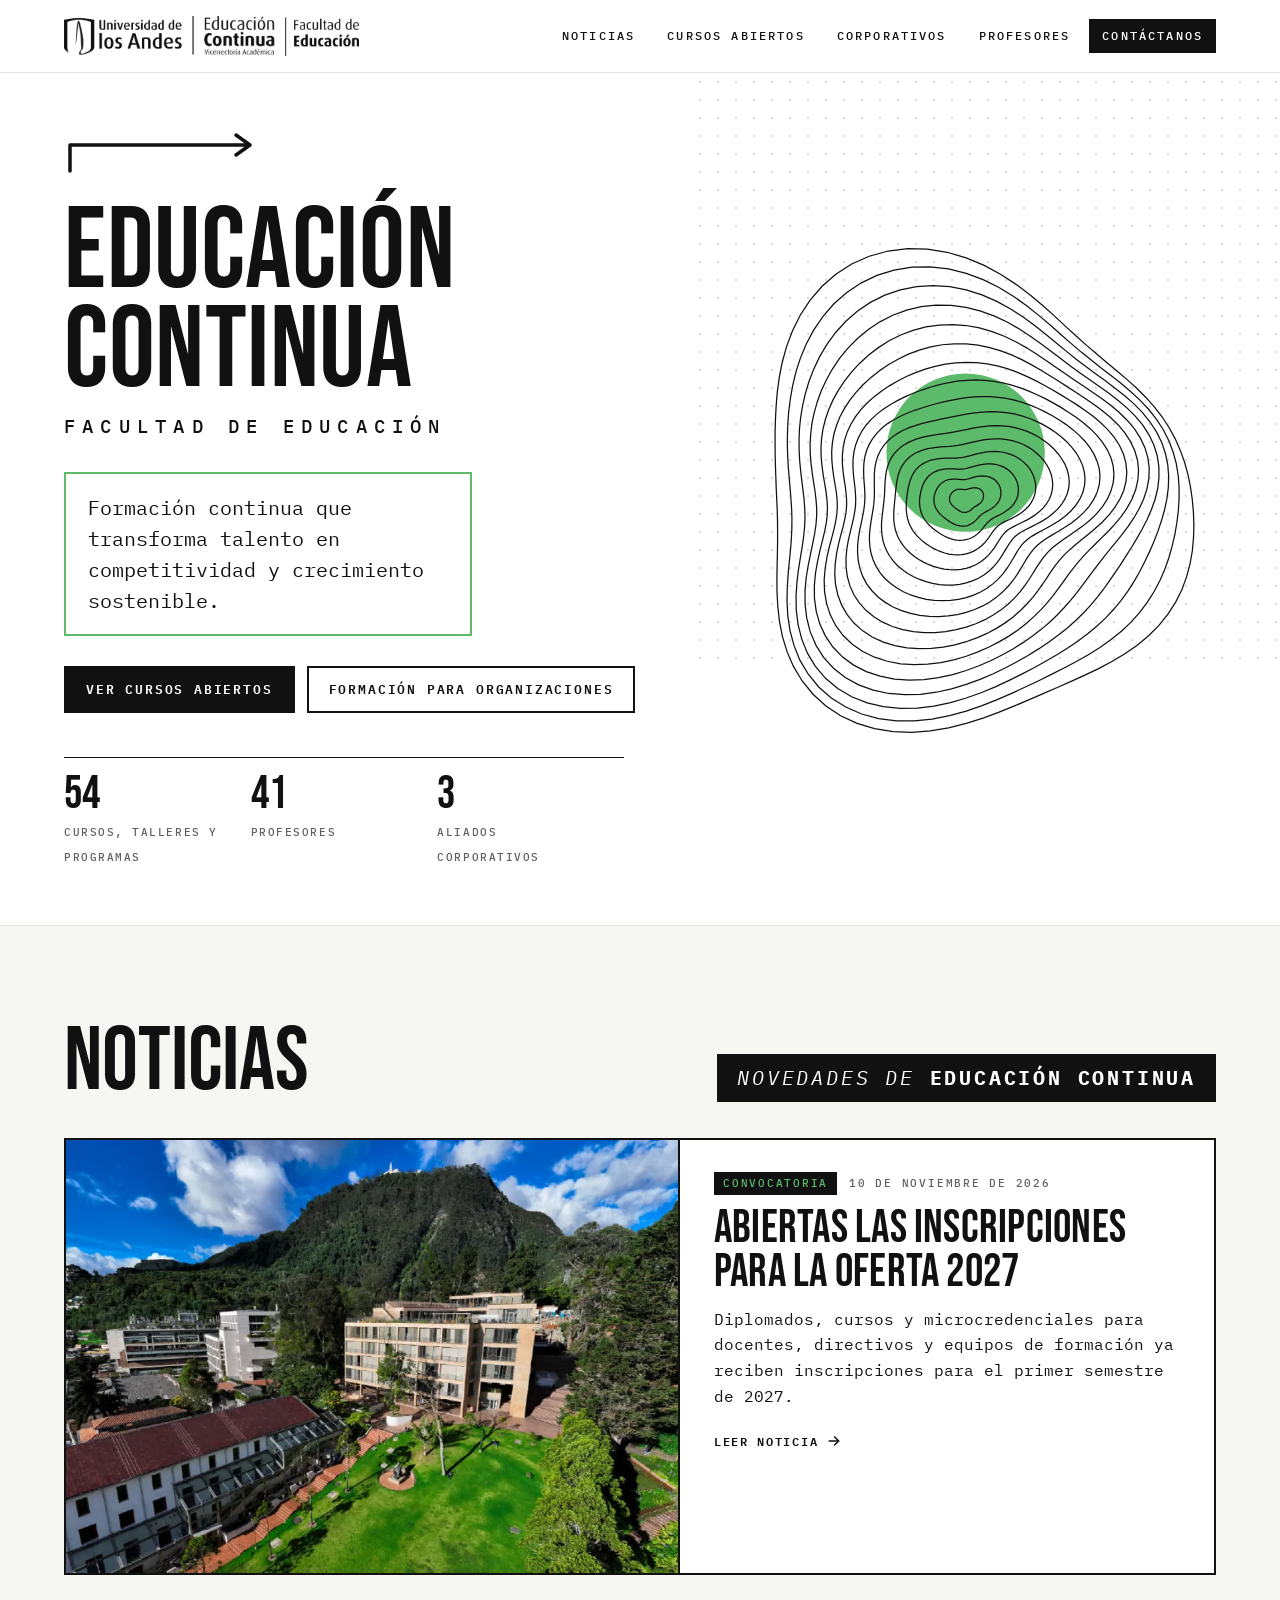
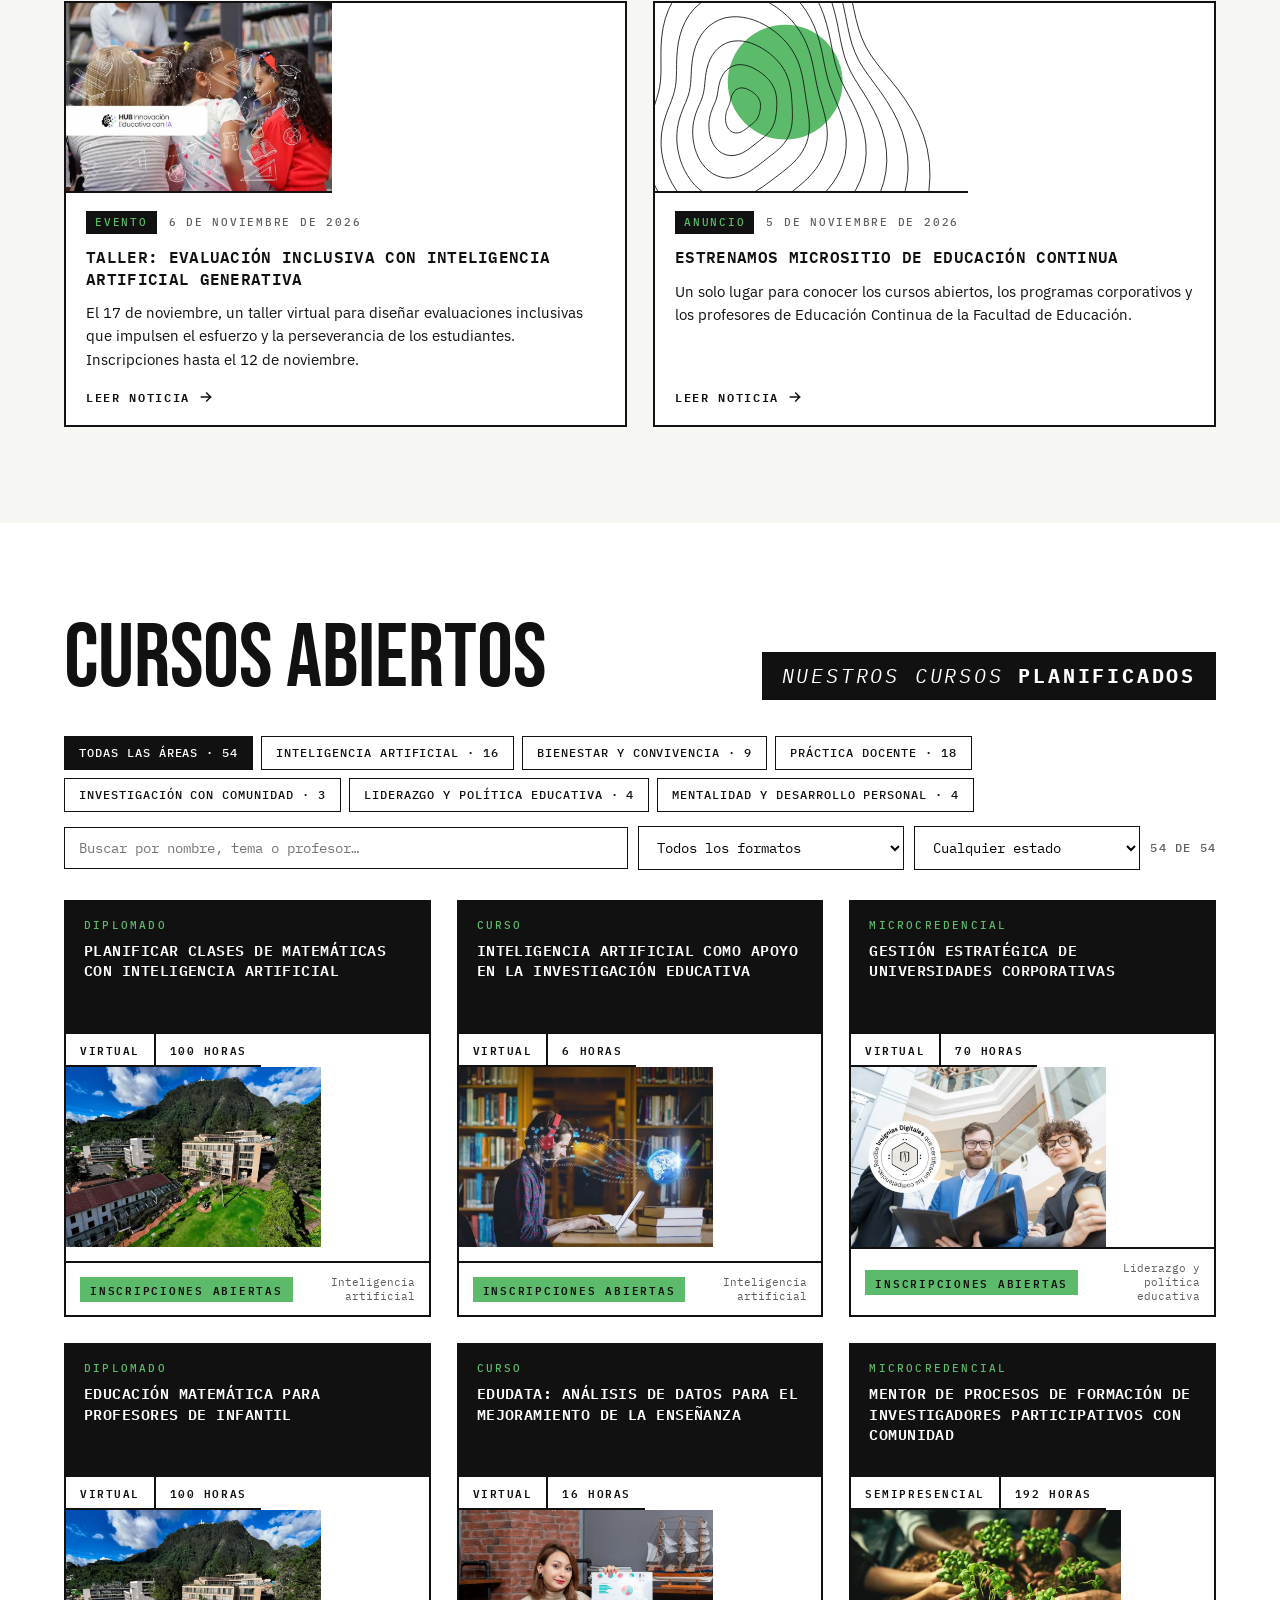
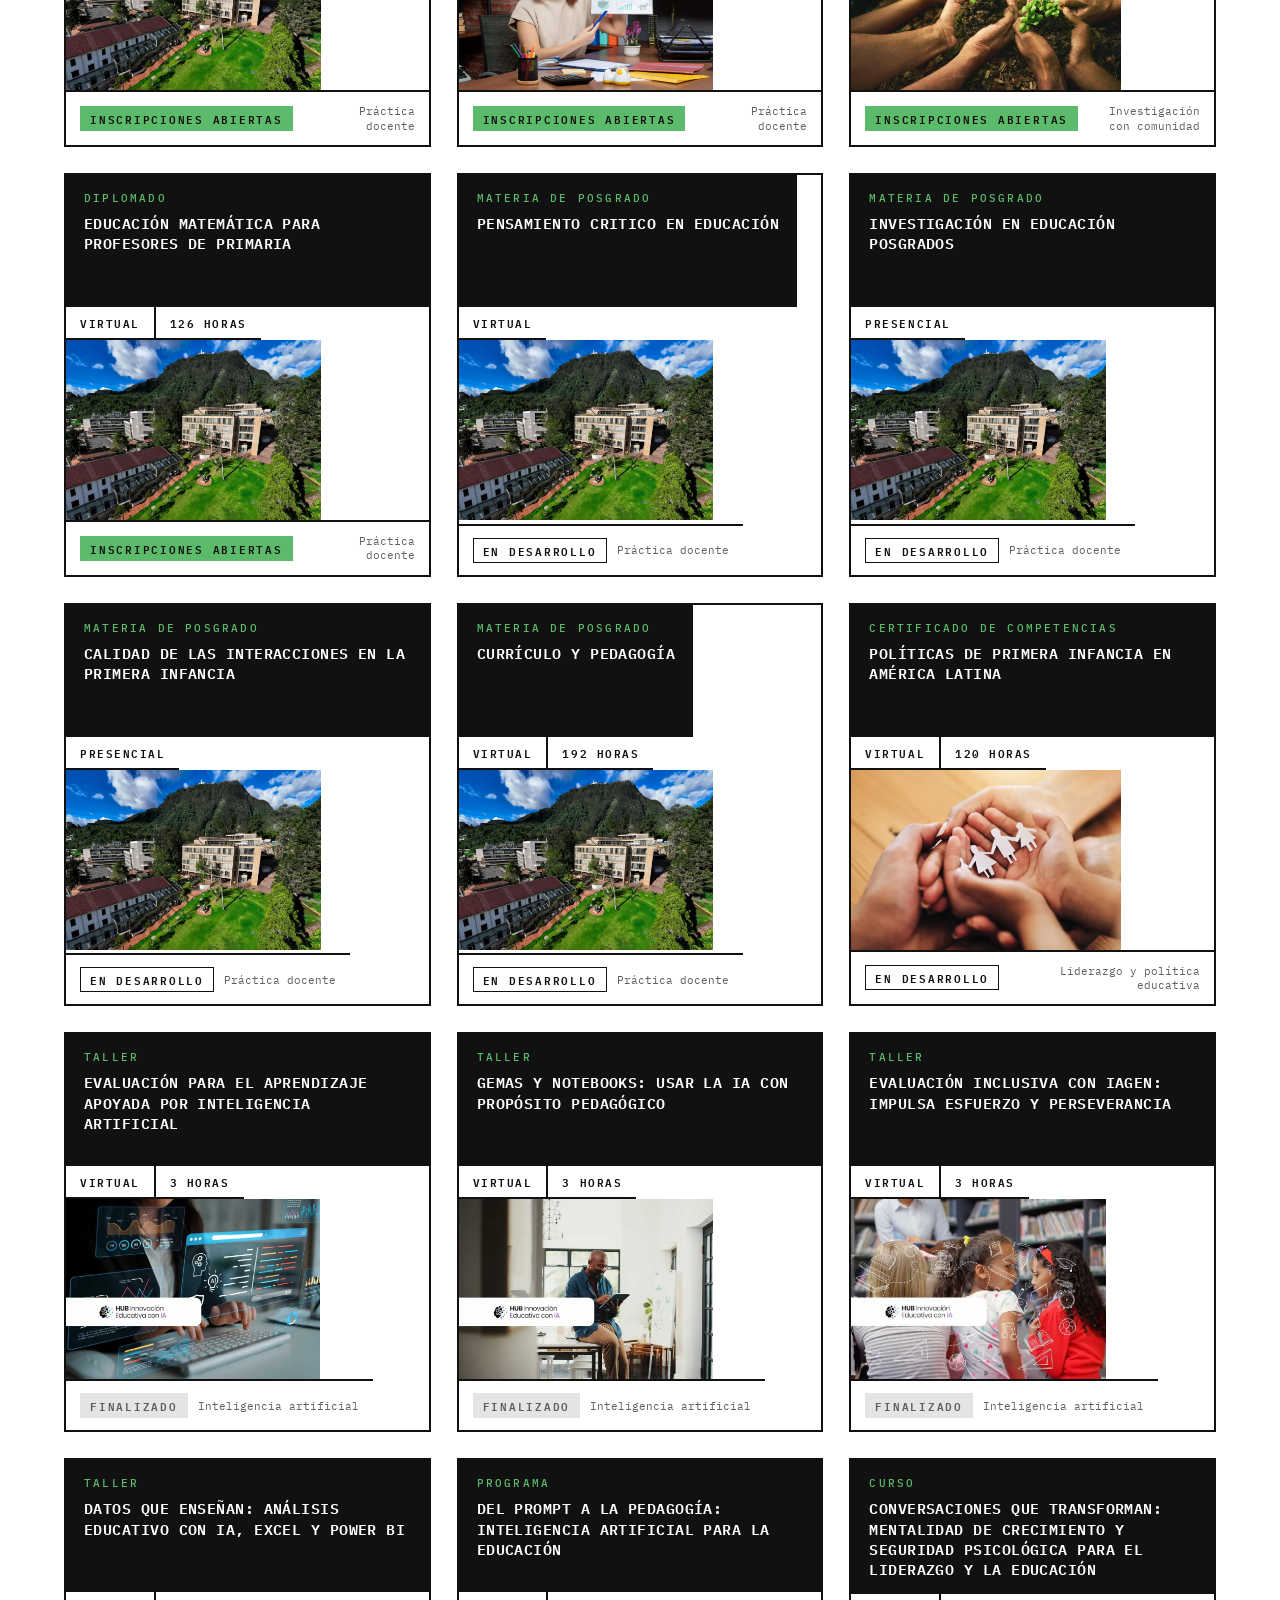
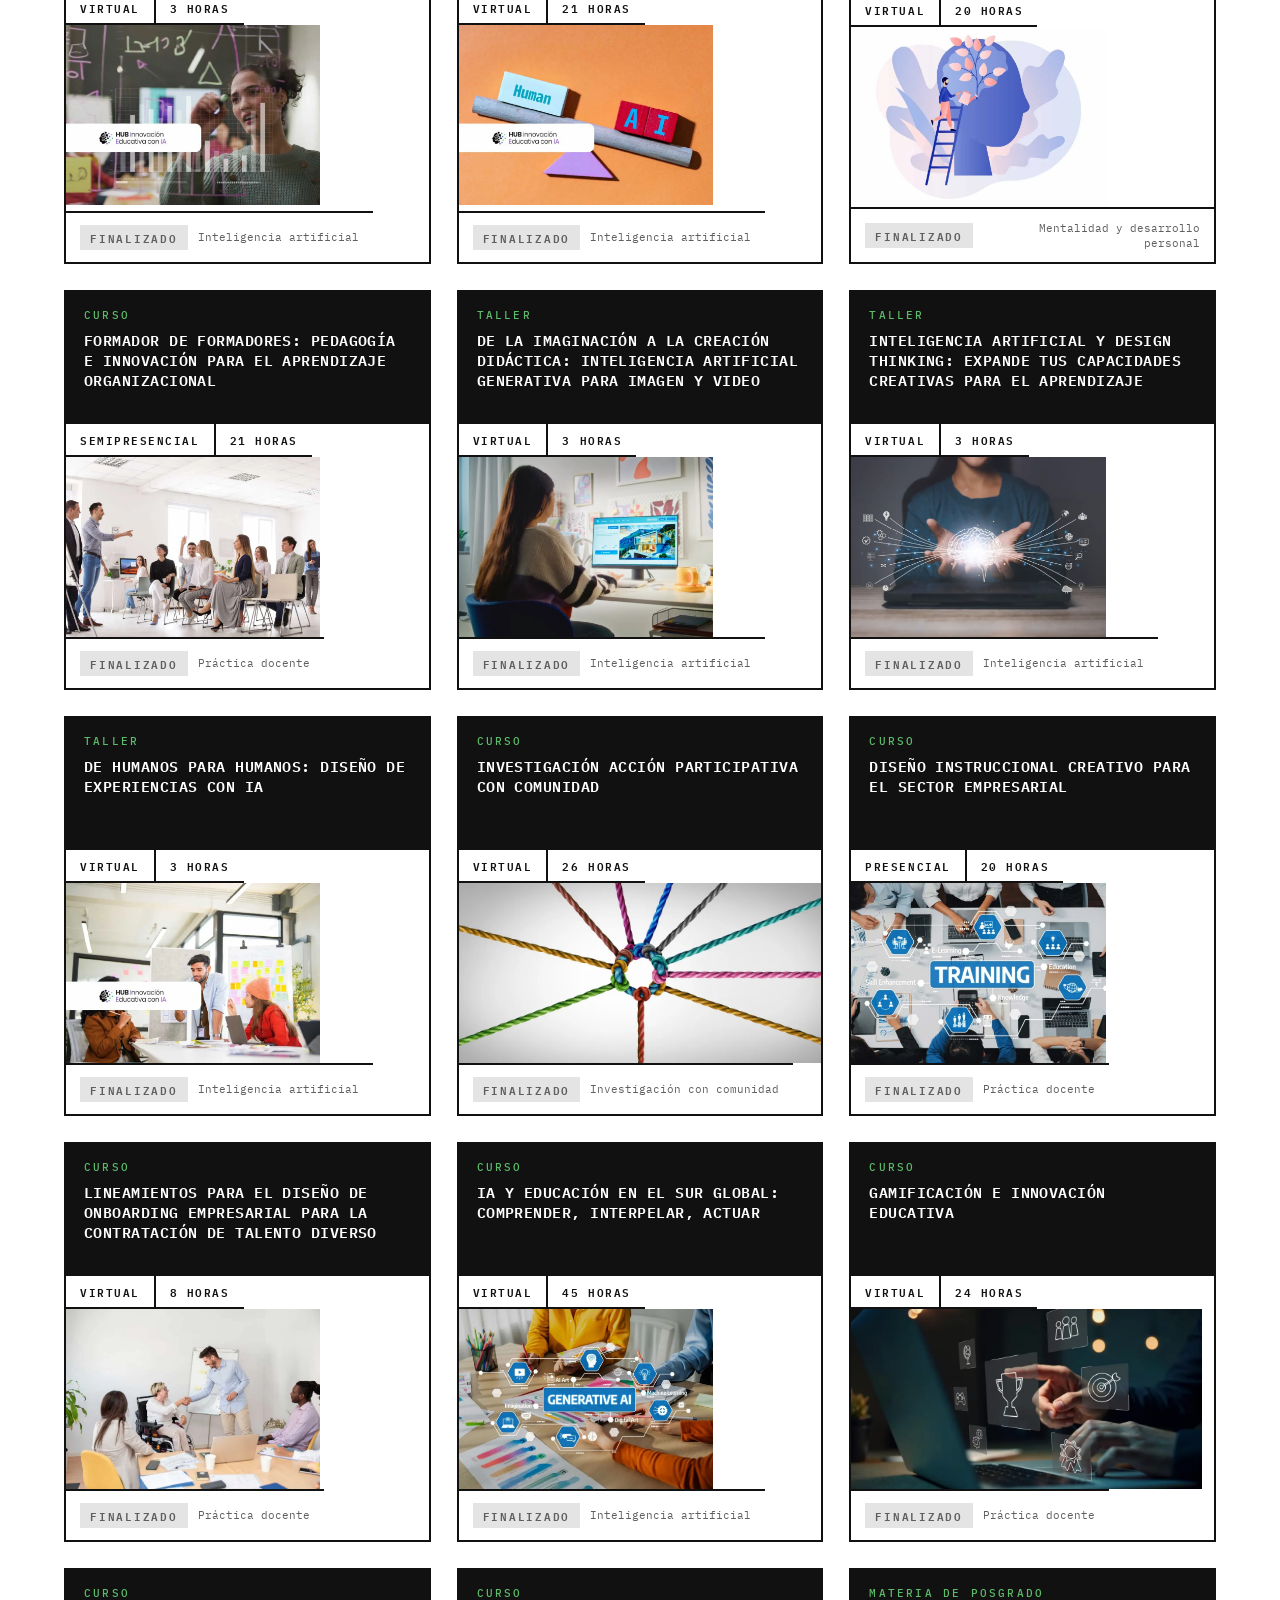
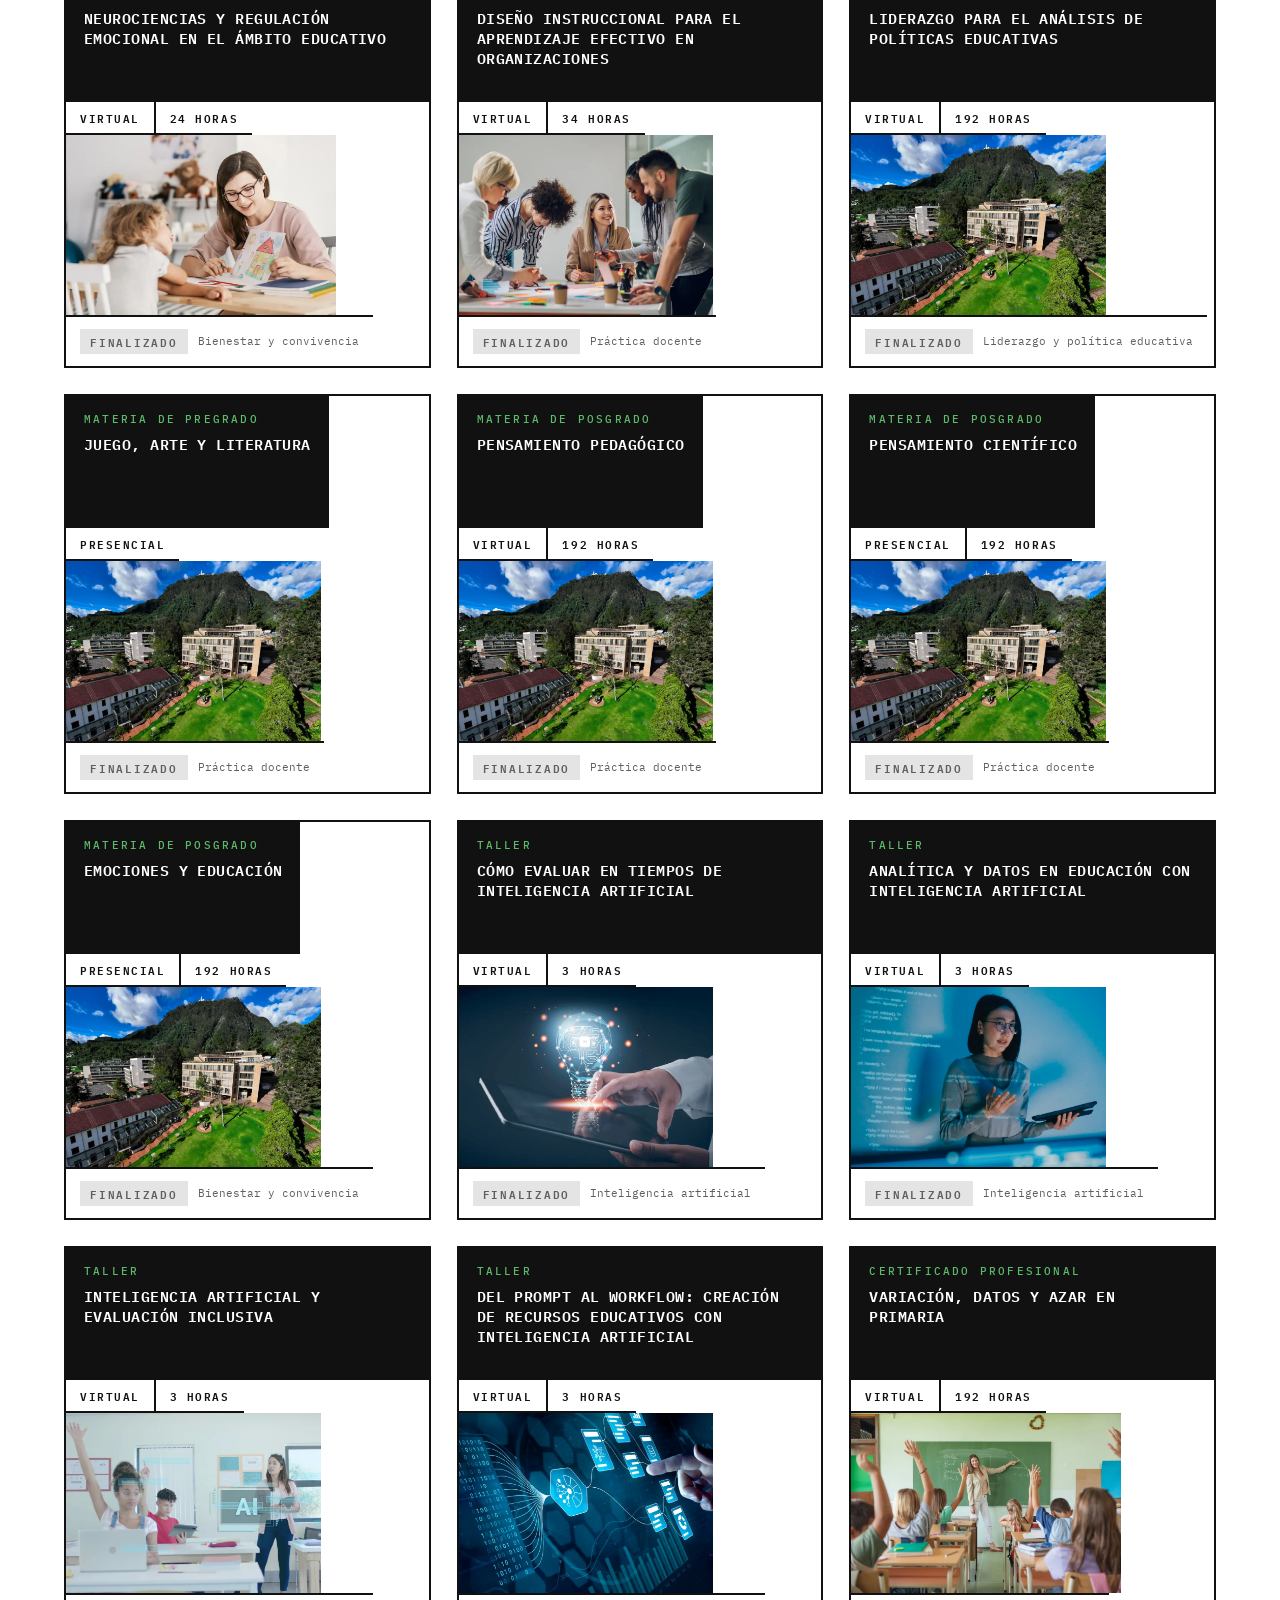
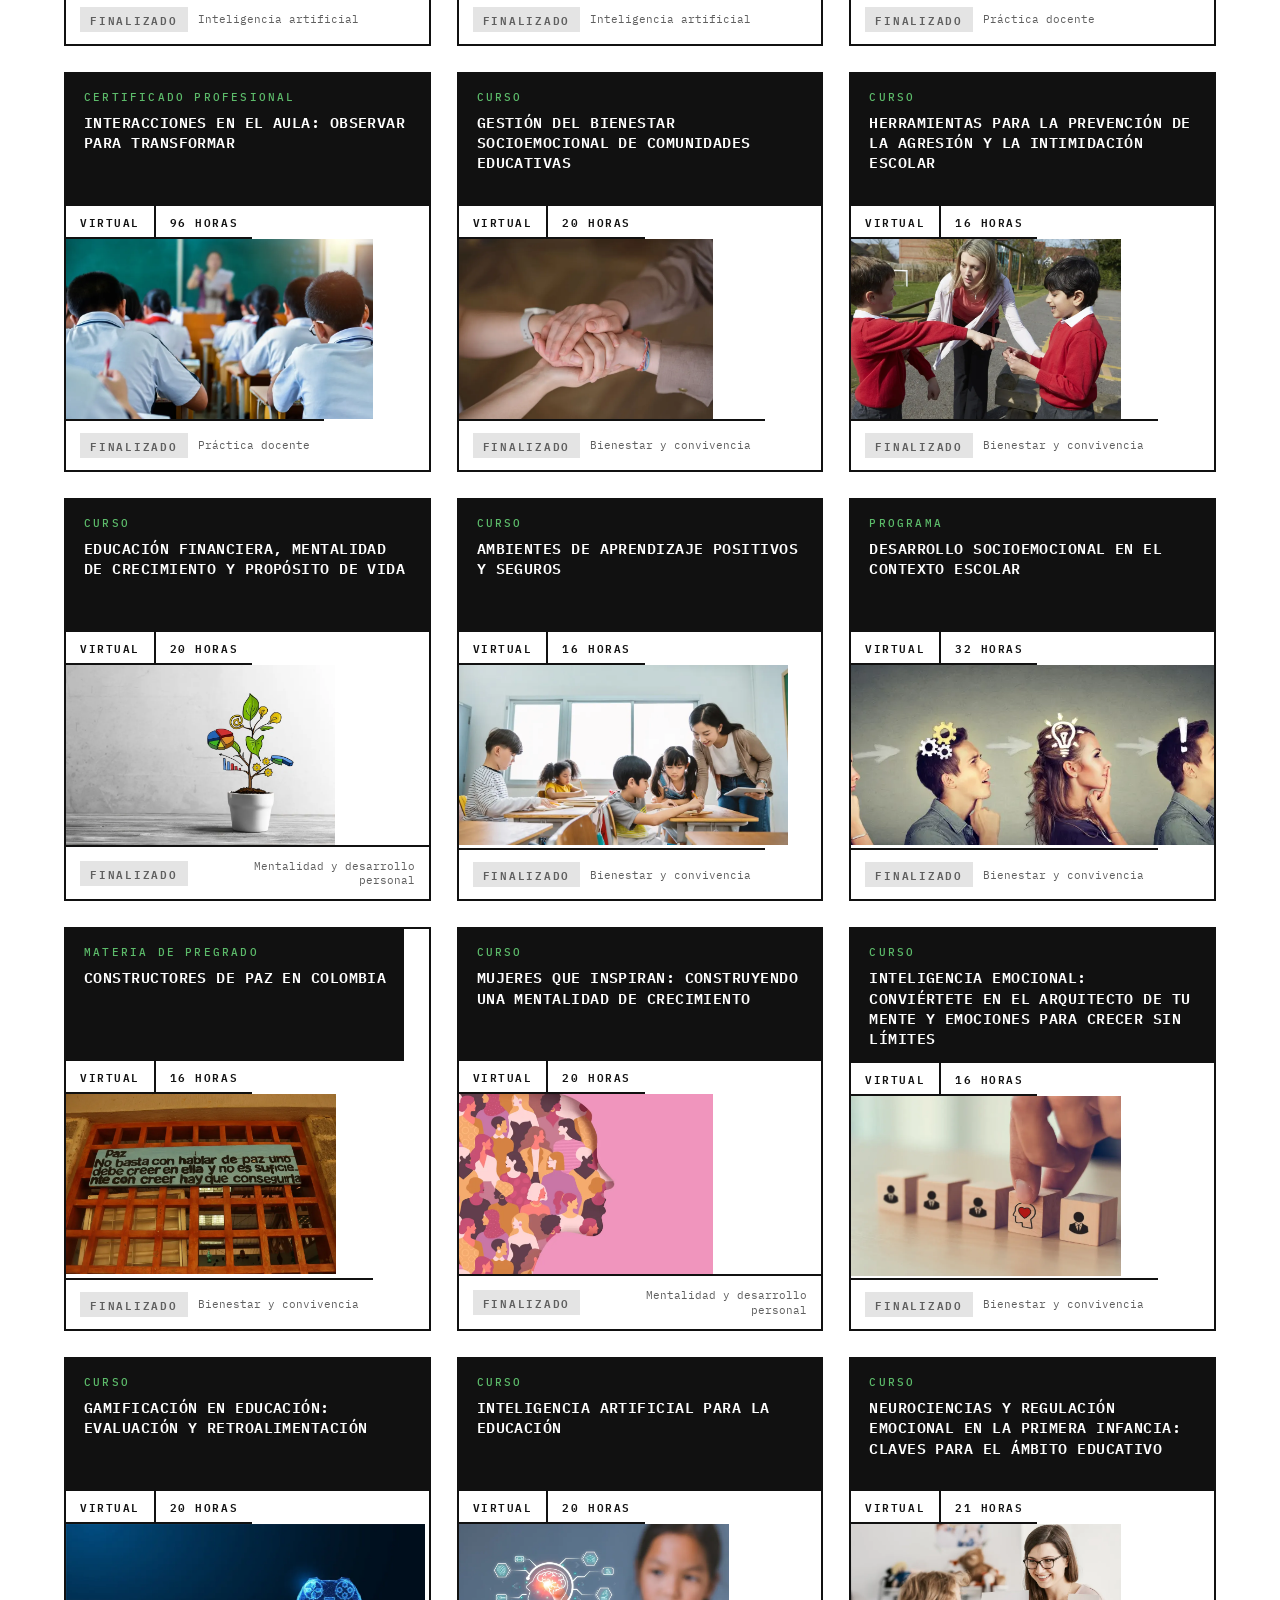
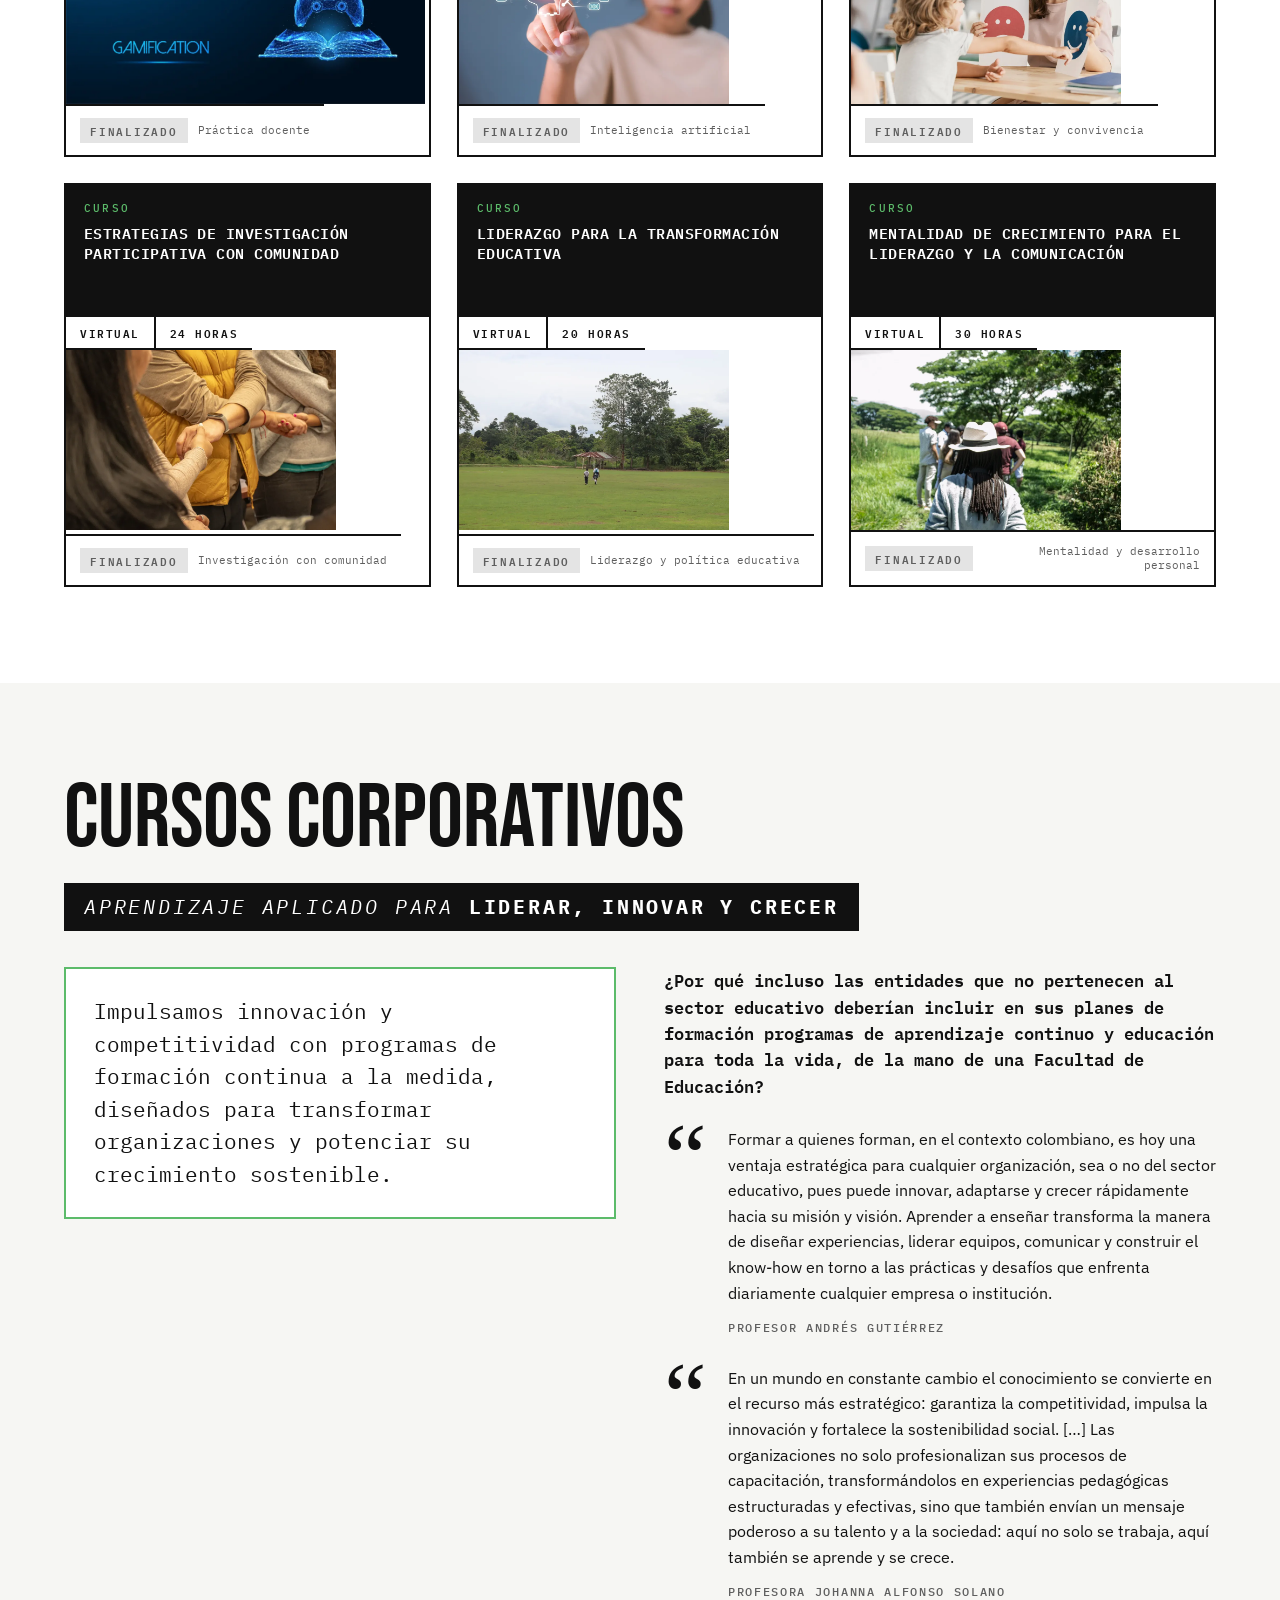
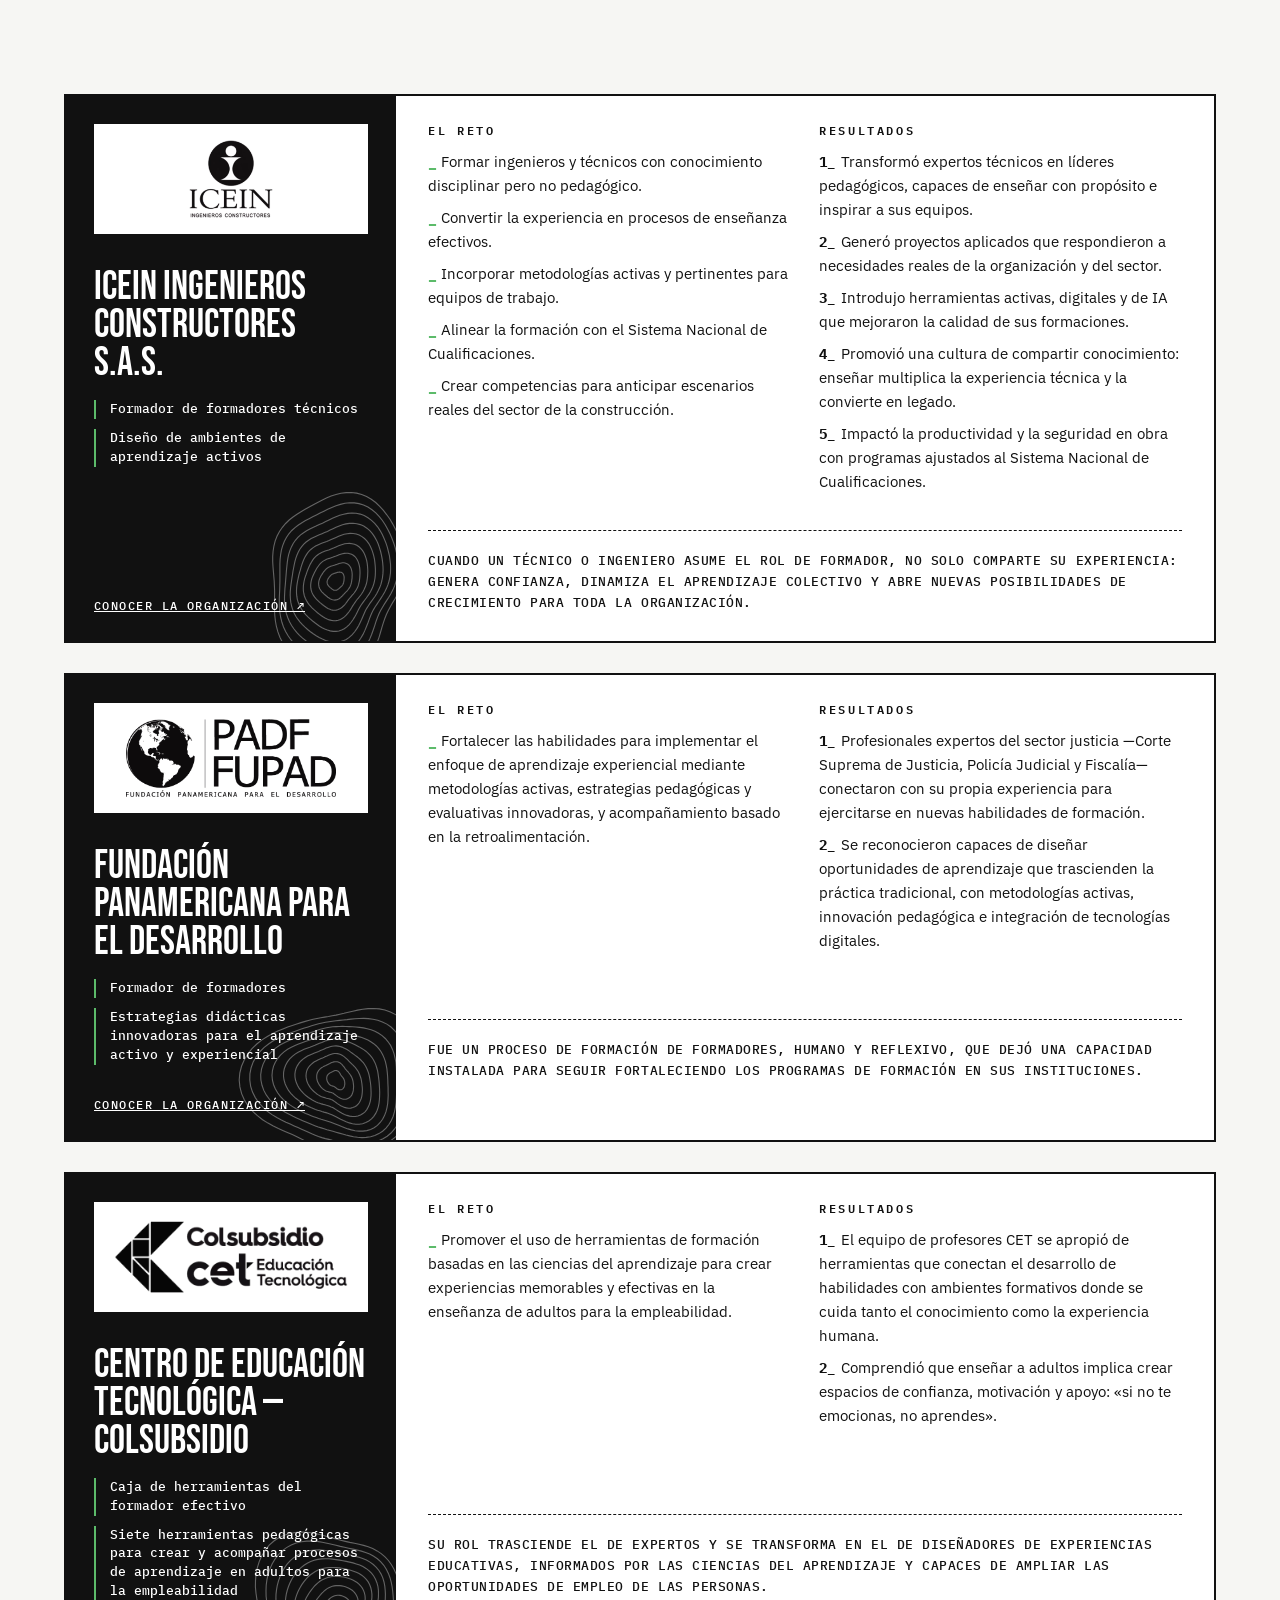
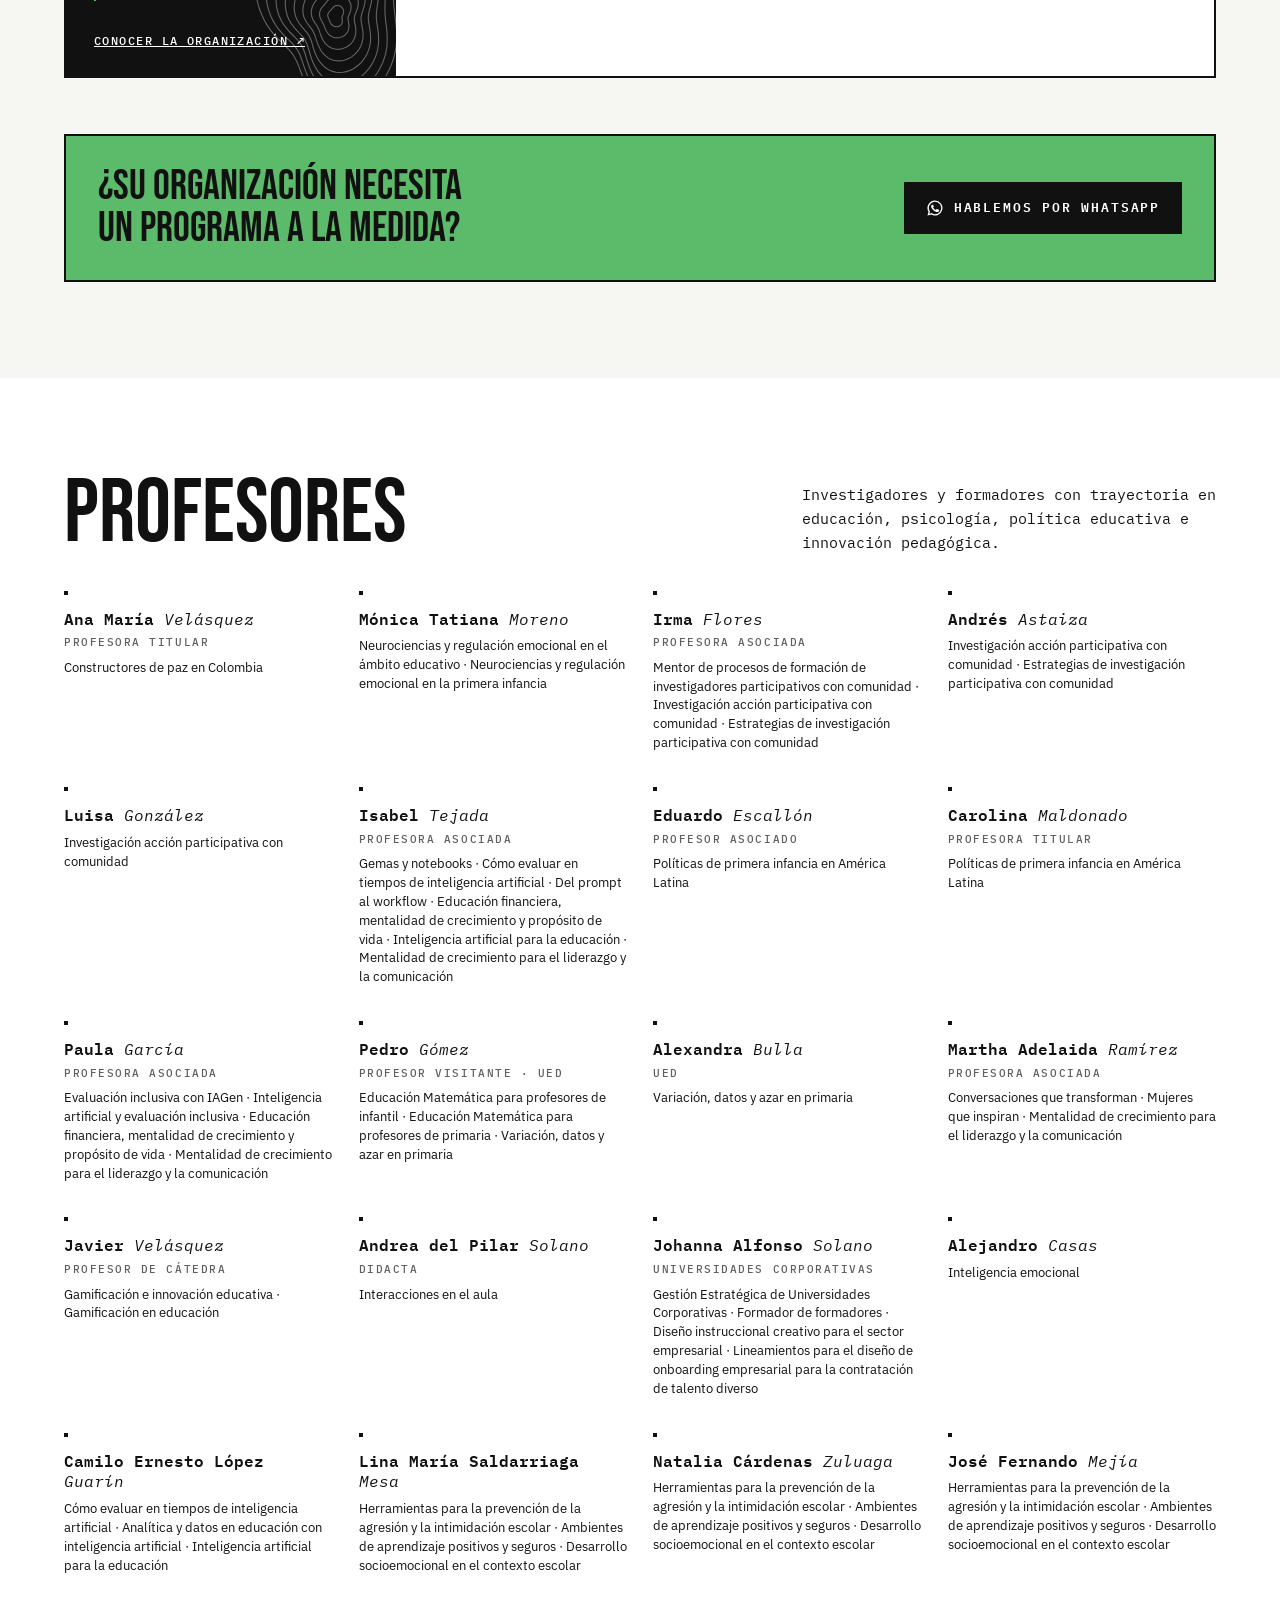
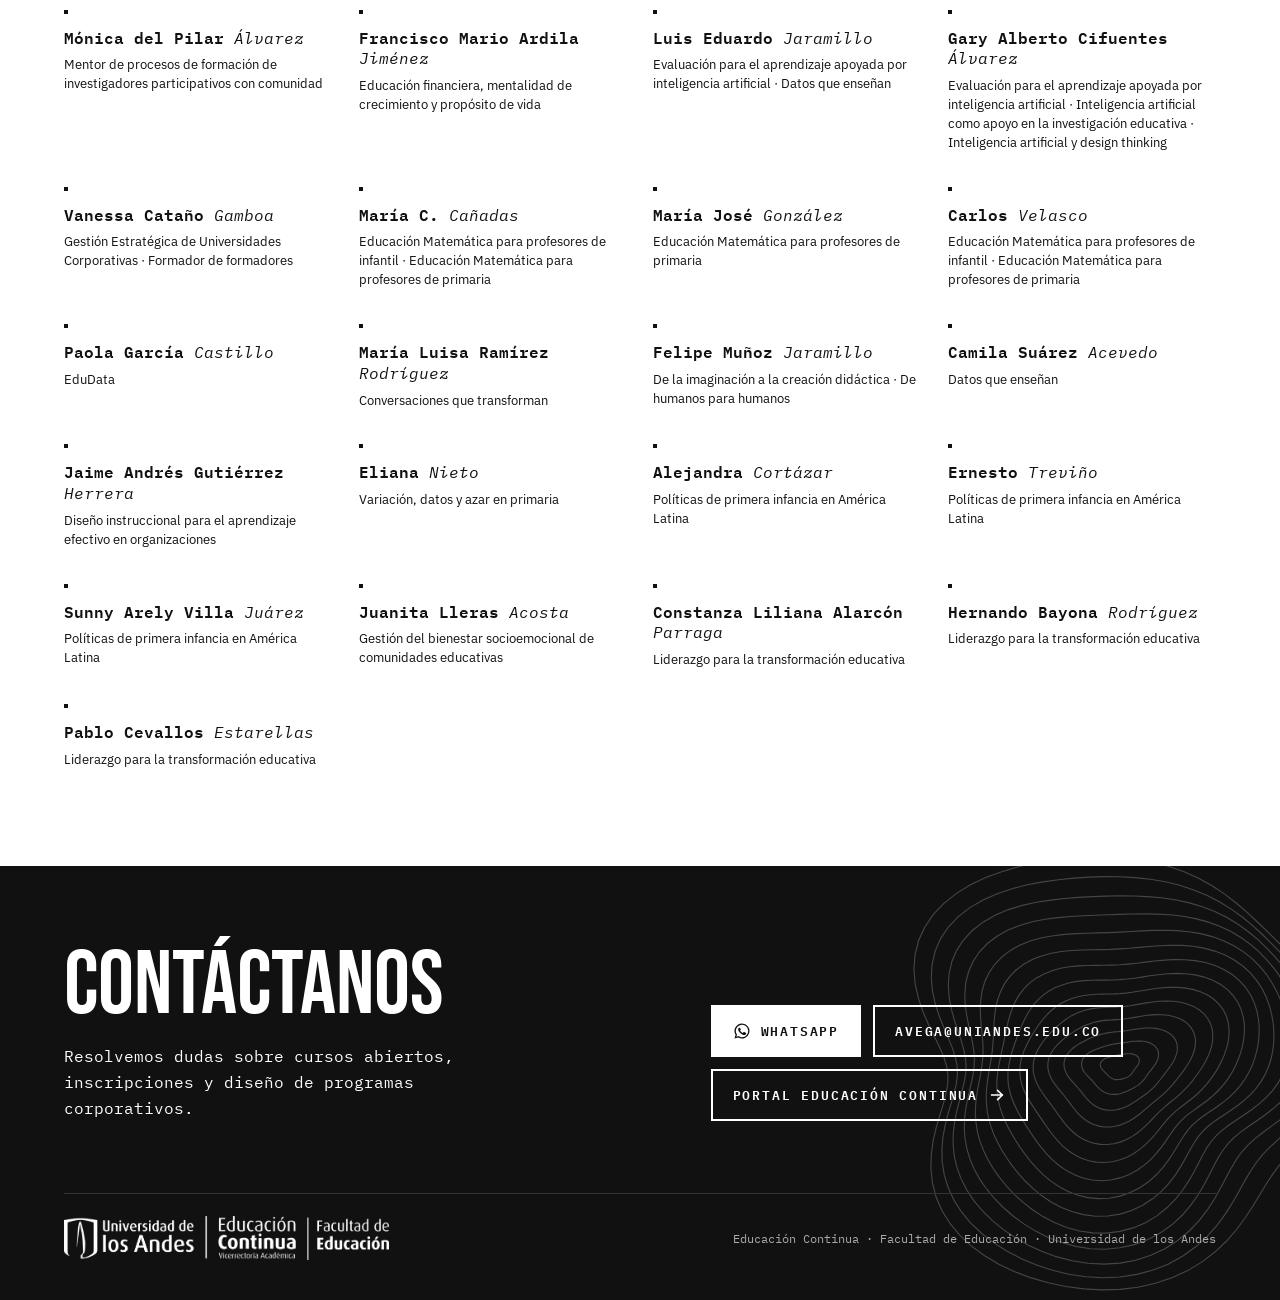
<file: index.html>
<!doctype html>
<html lang="es">
<head>
  <meta charset="utf-8">
  <meta name="viewport" content="width=device-width, initial-scale=1">
  <title>Educación Continua · Facultad de Educación · Uniandes</title>
  <meta name="description" content="Cursos abiertos, programas corporativos a la medida y profesores de Educación Continua de la Facultad de Educación de la Universidad de los Andes.">
  <link rel="preconnect" href="https://fonts.googleapis.com">
  <link rel="preconnect" href="https://fonts.gstatic.com" crossorigin>
  <link href="https://fonts.googleapis.com/css2?family=Bebas+Neue&family=IBM+Plex+Mono:ital,wght@0,400;0,500;0,600;0,700;1,400&family=IBM+Plex+Sans:wght@400;500;600&display=swap" rel="stylesheet">
  <link rel="stylesheet" href="estilos.css">
</head>
<body>

<header class="encabezado">
  <div class="envoltura">
    <a class="logo" href="#inicio" aria-label="Inicio · Educación Continua, Facultad de Educación"><img class="sello" src="assets/logo-edco-negro.png" alt="Universidad de los Andes · Educación Continua · Facultad de Educación"></a>
    <button class="menu-btn" aria-expanded="false" aria-controls="nav">Menú</button>
    <nav class="nav" id="nav" aria-label="Secciones">
      <a href="#noticias" id="nav-noticias">Noticias</a>
      <a href="#cursos">Cursos abiertos</a>
      <a href="#corporativos">Corporativos</a>
      <a href="#profesores">Profesores</a>
      <a href="#contacto" class="cta">Contáctanos</a>
    </nav>
  </div>
</header>

<main>
  <section class="portada" id="inicio">
    <div class="puntos" aria-hidden="true"></div>
    <div class="envoltura">
      <div>
        <svg class="flecha" viewBox="-4 -10 200 48" aria-hidden="true"><path d="M2 32 V6 H180 M168 -4 L182 6 L168 16" fill="none" stroke="currentColor" stroke-width="3.5" stroke-linecap="round" stroke-linejoin="round"/></svg>
        <h1>Educación<br>Continua</h1>
        <p class="facultad">Facultad de Educación</p>
        <p class="lema">Formación continua que transforma talento en competitividad y crecimiento sostenible.</p>
        <div class="acciones">
          <a class="boton negro" href="#cursos">Ver cursos abiertos</a>
          <a class="boton" href="#corporativos">Formación para organizaciones</a>
        </div>
        <div class="cifras" id="cifras"></div>
      </div>
      <div class="arte" id="arte-portada" aria-hidden="true"></div>
    </div>
  </section>

  <section class="seccion alt" id="noticias" aria-labelledby="t-noticias">
    <div class="envoltura">
      <div class="titulo-seccion">
        <div>
          <h2 id="t-noticias">Noticias</h2>
        </div>
        <span class="banda">Novedades de <b>Educación Continua</b></span>
      </div>
      <div class="noticias" id="rejilla-noticias"></div>
      <div class="mas-noticias" id="mas-noticias" hidden><button class="boton" id="ver-noticias" aria-expanded="false"></button></div>
    </div>
  </section>

  <section class="seccion" id="cursos" aria-labelledby="t-cursos">
    <div class="envoltura">
      <div class="titulo-seccion">
        <div>
          <h2 id="t-cursos">Cursos abiertos</h2>
        </div>
        <span class="banda">Nuestros cursos <b>planificados</b></span>
      </div>

      <div class="filtros">
        <div class="chips" id="filtro-area" role="group" aria-label="Filtrar por área"></div>
        <div class="fila-filtros">
          <label class="sr" for="buscar">Buscar curso</label>
          <input class="campo" id="buscar" type="search" placeholder="Buscar por nombre, tema o profesor…" autocomplete="off">
          <label class="sr" for="filtro-tipo">Tipo de programa</label>
          <select class="campo" id="filtro-tipo"><option value="">Todos los formatos</option></select>
          <label class="sr" for="filtro-estado">Estado</label>
          <select class="campo" id="filtro-estado">
            <option value="">Cualquier estado</option>
            <option value="abierto">Inscripciones abiertas</option>
            <option value="proximamente">Próximamente</option>
            <option value="desarrollo">En desarrollo</option>
            <option value="finalizado">Finalizado</option>
          </select>
          <span class="conteo" id="conteo" aria-live="polite"></span>
        </div>
      </div>

      <div class="rejilla" id="rejilla-cursos"></div>
    </div>
  </section>

  <section class="seccion alt" id="corporativos" aria-labelledby="t-corp">
    <div class="envoltura">
      <div class="titulo-seccion">
        <div>
          <h2 id="t-corp">Cursos corporativos</h2>
        </div>
        <span class="banda">Aprendizaje aplicado para <b>liderar, innovar y crecer</b></span>
      </div>
      <div class="corp-intro" id="corp-intro"></div>
      <div class="casos" id="casos"></div>
      <div class="cta-corp">
        <p>¿Su organización necesita un programa a la medida?</p>
        <a class="boton negro" id="wa-corp" target="_blank" rel="noopener">Hablemos por WhatsApp</a>
      </div>
    </div>
  </section>

  <section class="seccion" id="profesores" aria-labelledby="t-profes">
    <div class="envoltura">
      <div class="titulo-seccion">
        <div>
          <h2 id="t-profes">Profesores</h2>
        </div>
        <p class="desc">Investigadores y formadores con trayectoria en educación, psicología, política educativa e innovación pedagógica.</p>
      </div>
      <div class="profes" id="rejilla-profes"></div>
    </div>
  </section>
</main>

<footer class="contacto" id="contacto">
  <div class="topo-fondo" id="topo-contacto" aria-hidden="true"></div>
  <div class="envoltura">
    <div class="rejilla-contacto">
      <div>
        <h2>Contáctanos</h2>
        <p>Resolvemos dudas sobre cursos abiertos, inscripciones y diseño de programas corporativos.</p>
      </div>
      <div class="acciones" id="acciones-contacto"></div>
    </div>
    <div class="pie-legal">
      <img class="sello" src="assets/logo-edco-blanco.png" alt="Universidad de los Andes · Educación Continua · Facultad de Educación">
      <small>Educación Continua · Facultad de Educación · Universidad de los Andes</small>
    </div>
  </div>
</footer>

<dialog id="dlg" aria-labelledby="dlg-titulo"></dialog>

<script src="datos.js"></script>
<script src="app.js"></script>
</body>
</html>
</file>
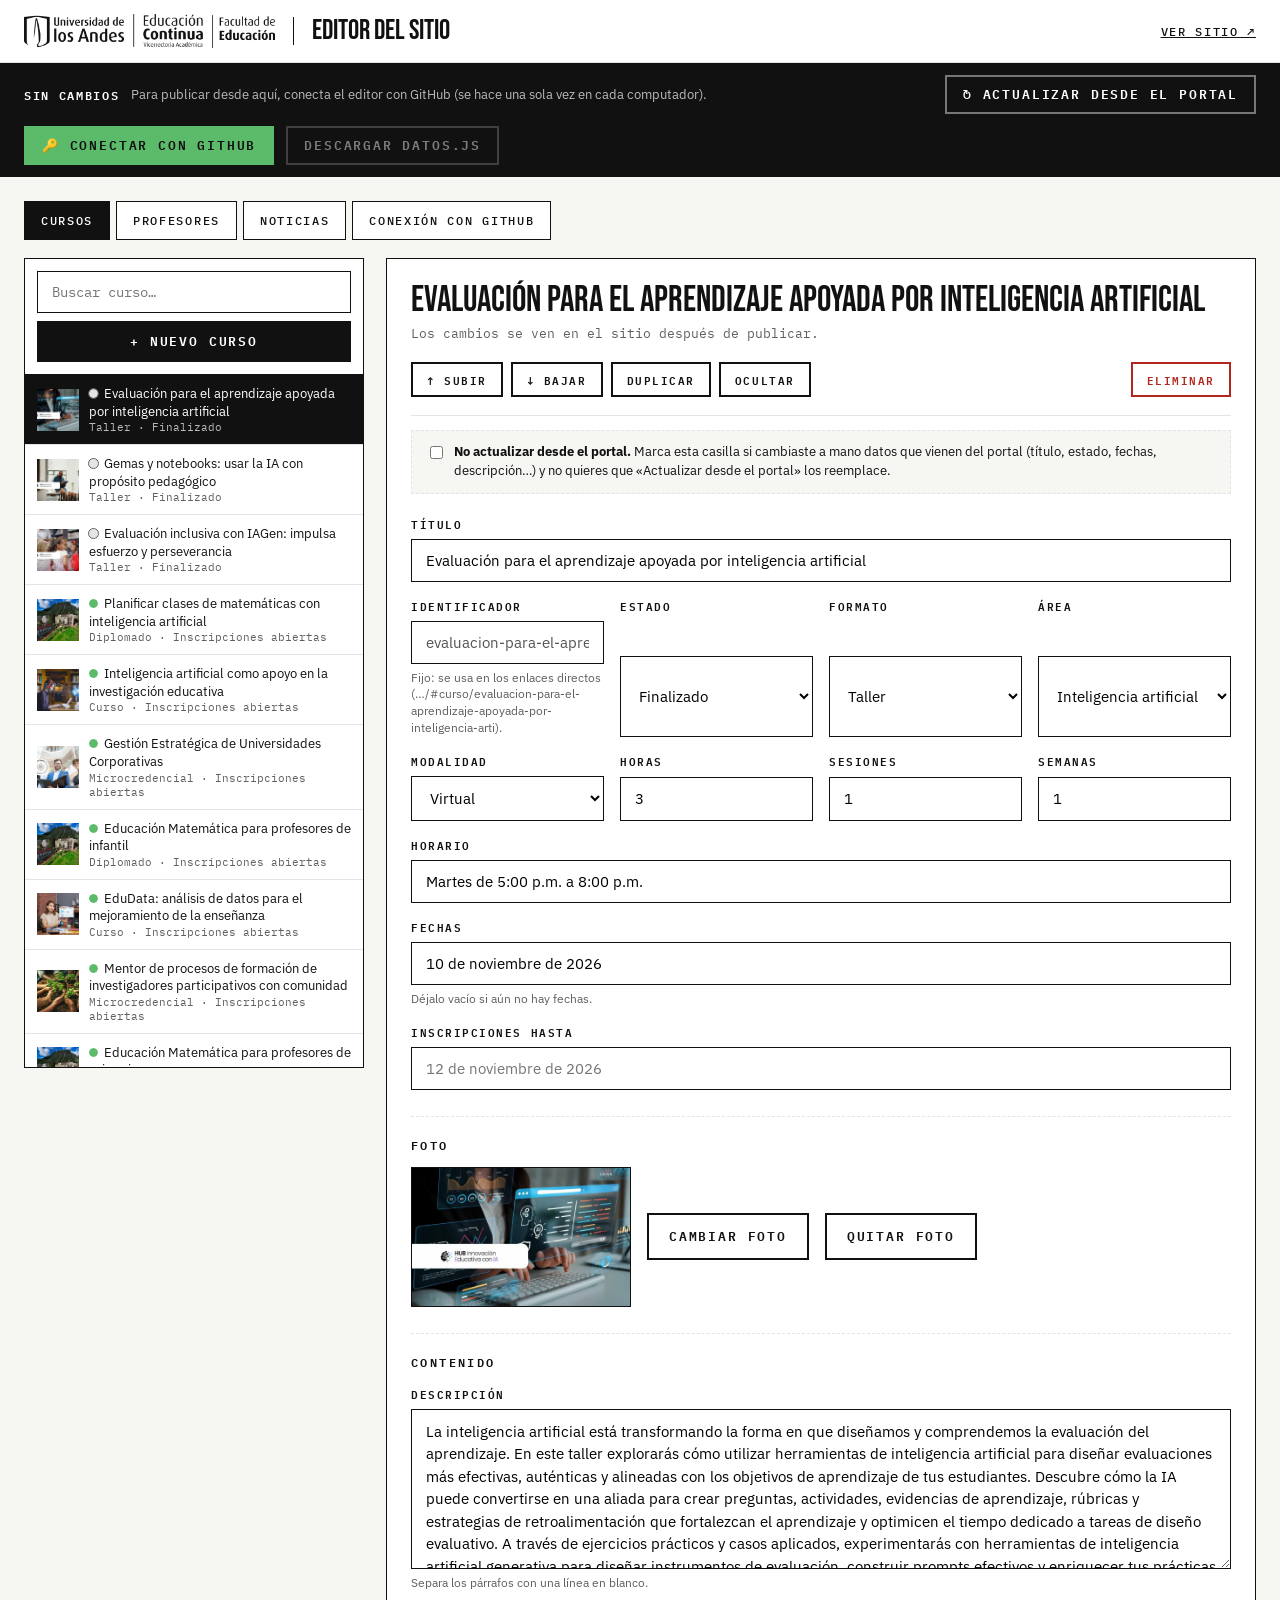
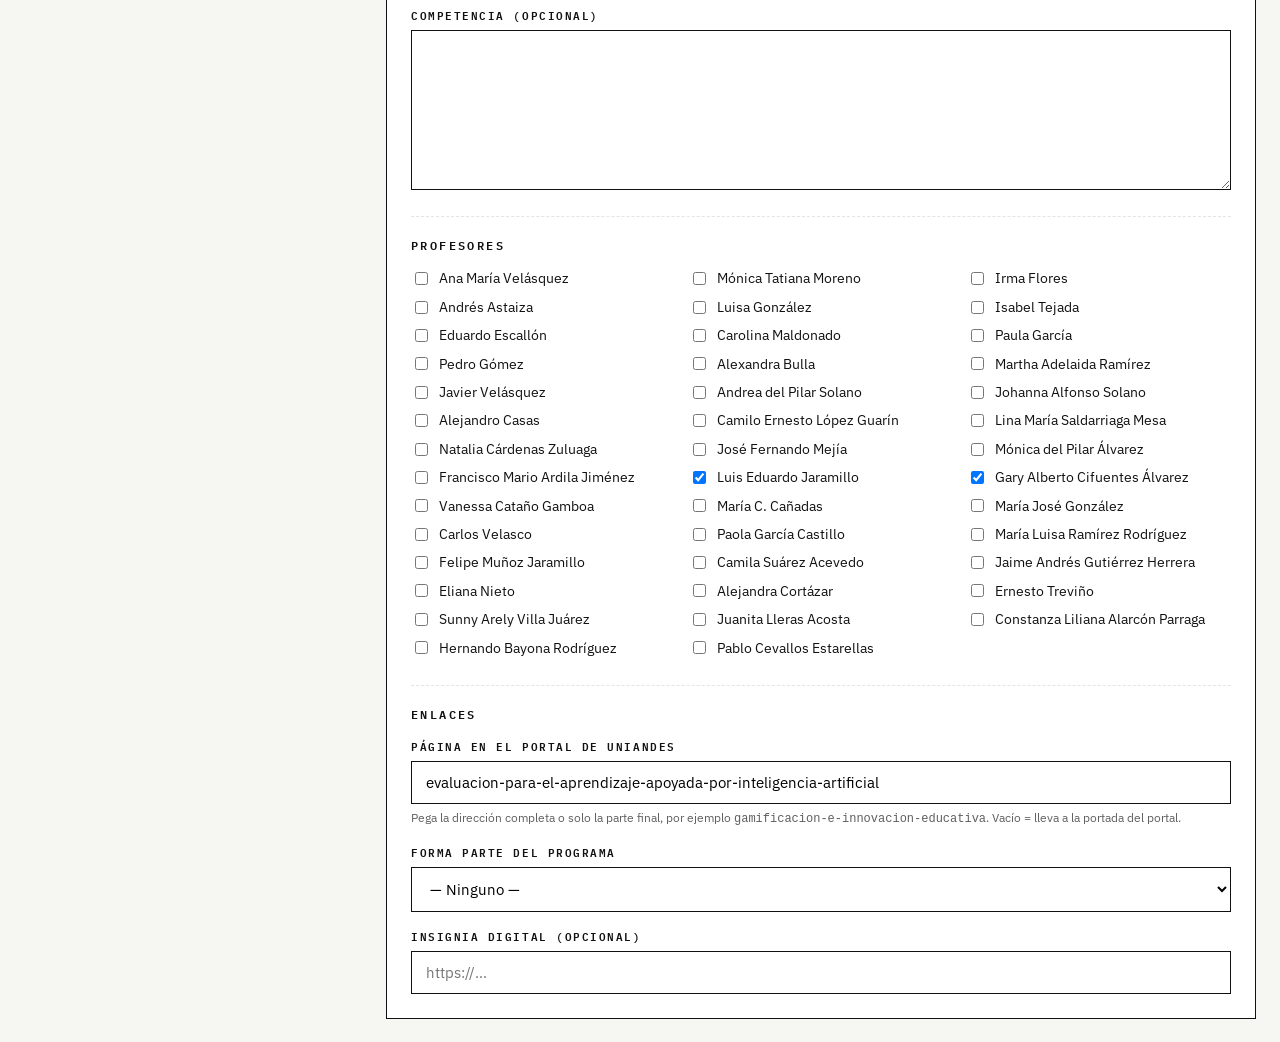
<file: admin.html>
<!doctype html>
<html lang="es">
<head>
  <meta charset="utf-8">
  <meta name="viewport" content="width=device-width, initial-scale=1">
  <meta name="robots" content="noindex, nofollow">
  <title>Editor · Educación Continua</title>
  <link rel="preconnect" href="https://fonts.googleapis.com">
  <link rel="preconnect" href="https://fonts.gstatic.com" crossorigin>
  <link href="https://fonts.googleapis.com/css2?family=Bebas+Neue&family=IBM+Plex+Mono:wght@400;500;600&family=IBM+Plex+Sans:wght@400;500;600&display=swap" rel="stylesheet">
  <link rel="stylesheet" href="estilos.css">
  <link rel="stylesheet" href="admin.css">
</head>
<body class="admin">

<header class="ed-cab">
  <img src="assets/logo-edco-negro.png" alt="Educación Continua" class="ed-logo">
  <div class="ed-titulo">Editor del sitio</div>
  <a class="ed-ver" href="index.html" target="_blank" rel="noopener">Ver sitio ↗</a>
</header>

<div class="ed-barra" id="barra">
  <span class="ed-estado" id="estado">Sin cambios</span>
  <span class="ed-modo" id="modo"></span>
  <button class="boton" id="sincronizar" title="Copia al sitio los cursos del portal de Educación Continua">↻ Actualizar desde el portal</button>
  <button class="boton" id="descartar" hidden>Descartar cambios</button>
  <button class="boton verde" id="conectar" hidden>🔑 Conectar con GitHub</button>
  <button class="boton negro" id="guardar">Publicar</button>
</div>

<main class="ed-main">
  <nav class="ed-tabs" role="tablist">
    <button role="tab" data-tab="cursos" aria-selected="true">Cursos</button>
    <button role="tab" data-tab="profes" aria-selected="false">Profesores</button>
    <button role="tab" data-tab="noticias" aria-selected="false">Noticias</button>
    <button role="tab" data-tab="github" aria-selected="false">Conexión con GitHub</button>
  </nav>

  <section class="ed-panel" id="tab-cursos">
    <div class="ed-dos">
      <aside class="ed-lista">
        <div class="ed-lista-cab">
          <input class="campo" id="filtro-cursos" type="search" placeholder="Buscar curso…" aria-label="Buscar curso">
          <button class="boton negro" id="nuevo-curso">+ Nuevo curso</button>
        </div>
        <ol id="lista-cursos"></ol>
      </aside>
      <div class="ed-form" id="form-curso"></div>
    </div>
  </section>

  <section class="ed-panel" id="tab-profes" hidden>
    <div class="ed-dos">
      <aside class="ed-lista">
        <div class="ed-lista-cab">
          <input class="campo" id="filtro-profes" type="search" placeholder="Buscar profesor…" aria-label="Buscar profesor">
          <button class="boton negro" id="nuevo-profe">+ Nuevo profesor</button>
        </div>
        <ol id="lista-profes"></ol>
      </aside>
      <div class="ed-form" id="form-profe"></div>
    </div>
  </section>

  <section class="ed-panel" id="tab-noticias" hidden>
    <div class="ed-dos">
      <aside class="ed-lista">
        <div class="ed-lista-cab">
          <input class="campo" id="filtro-noticias" type="search" placeholder="Buscar noticia…" aria-label="Buscar noticia">
          <button class="boton negro" id="nueva-noticia">+ Nueva noticia</button>
        </div>
        <ol id="lista-noticias"></ol>
      </aside>
      <div class="ed-form" id="form-noticia"></div>
    </div>
  </section>

  <section class="ed-panel" id="tab-github" hidden>
    <div class="ed-form ed-gh" id="form-github"></div>
  </section>
</main>

<div class="ed-toast" id="toast" role="status" hidden></div>

<dialog id="informe" class="ed-informe" aria-labelledby="informe-titulo"></dialog>

<script src="datos.js"></script>
<script src="formato-datos.js"></script>
<script src="admin.js"></script>
</body>
</html>
</file>
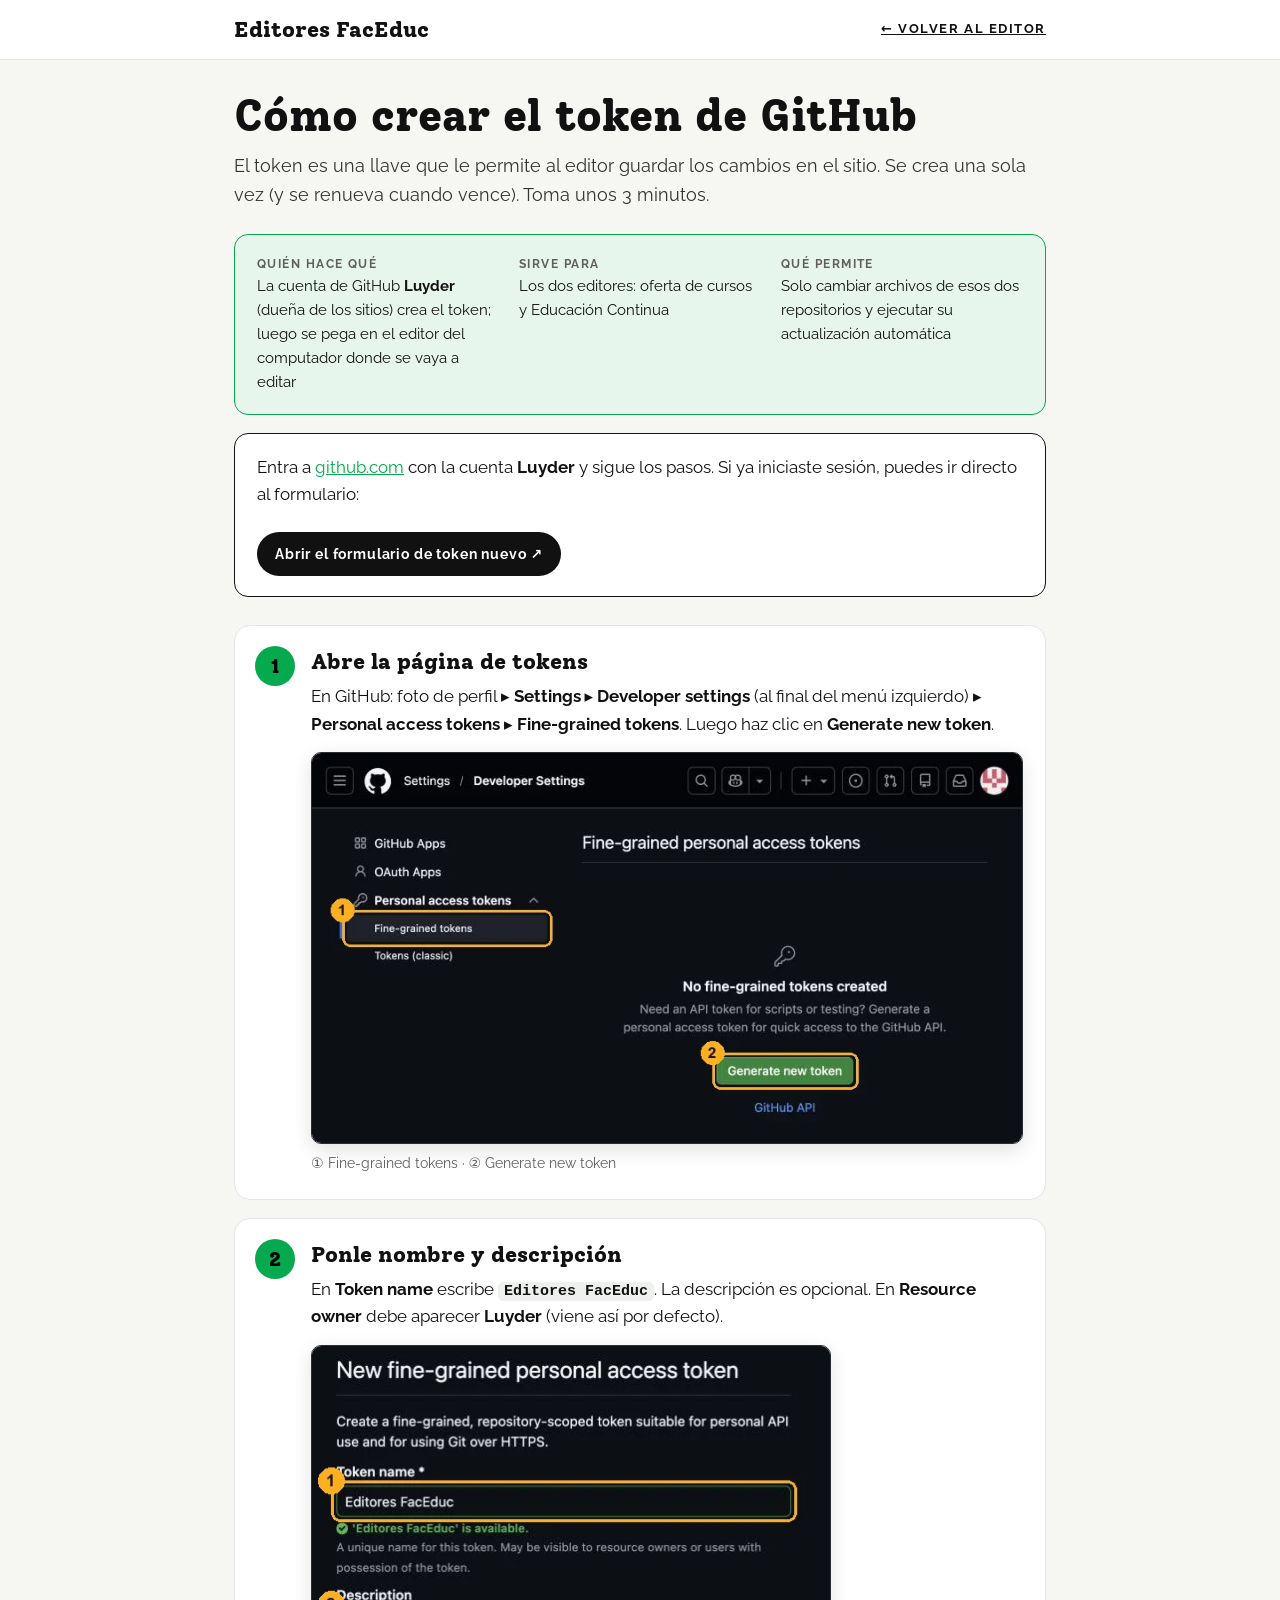
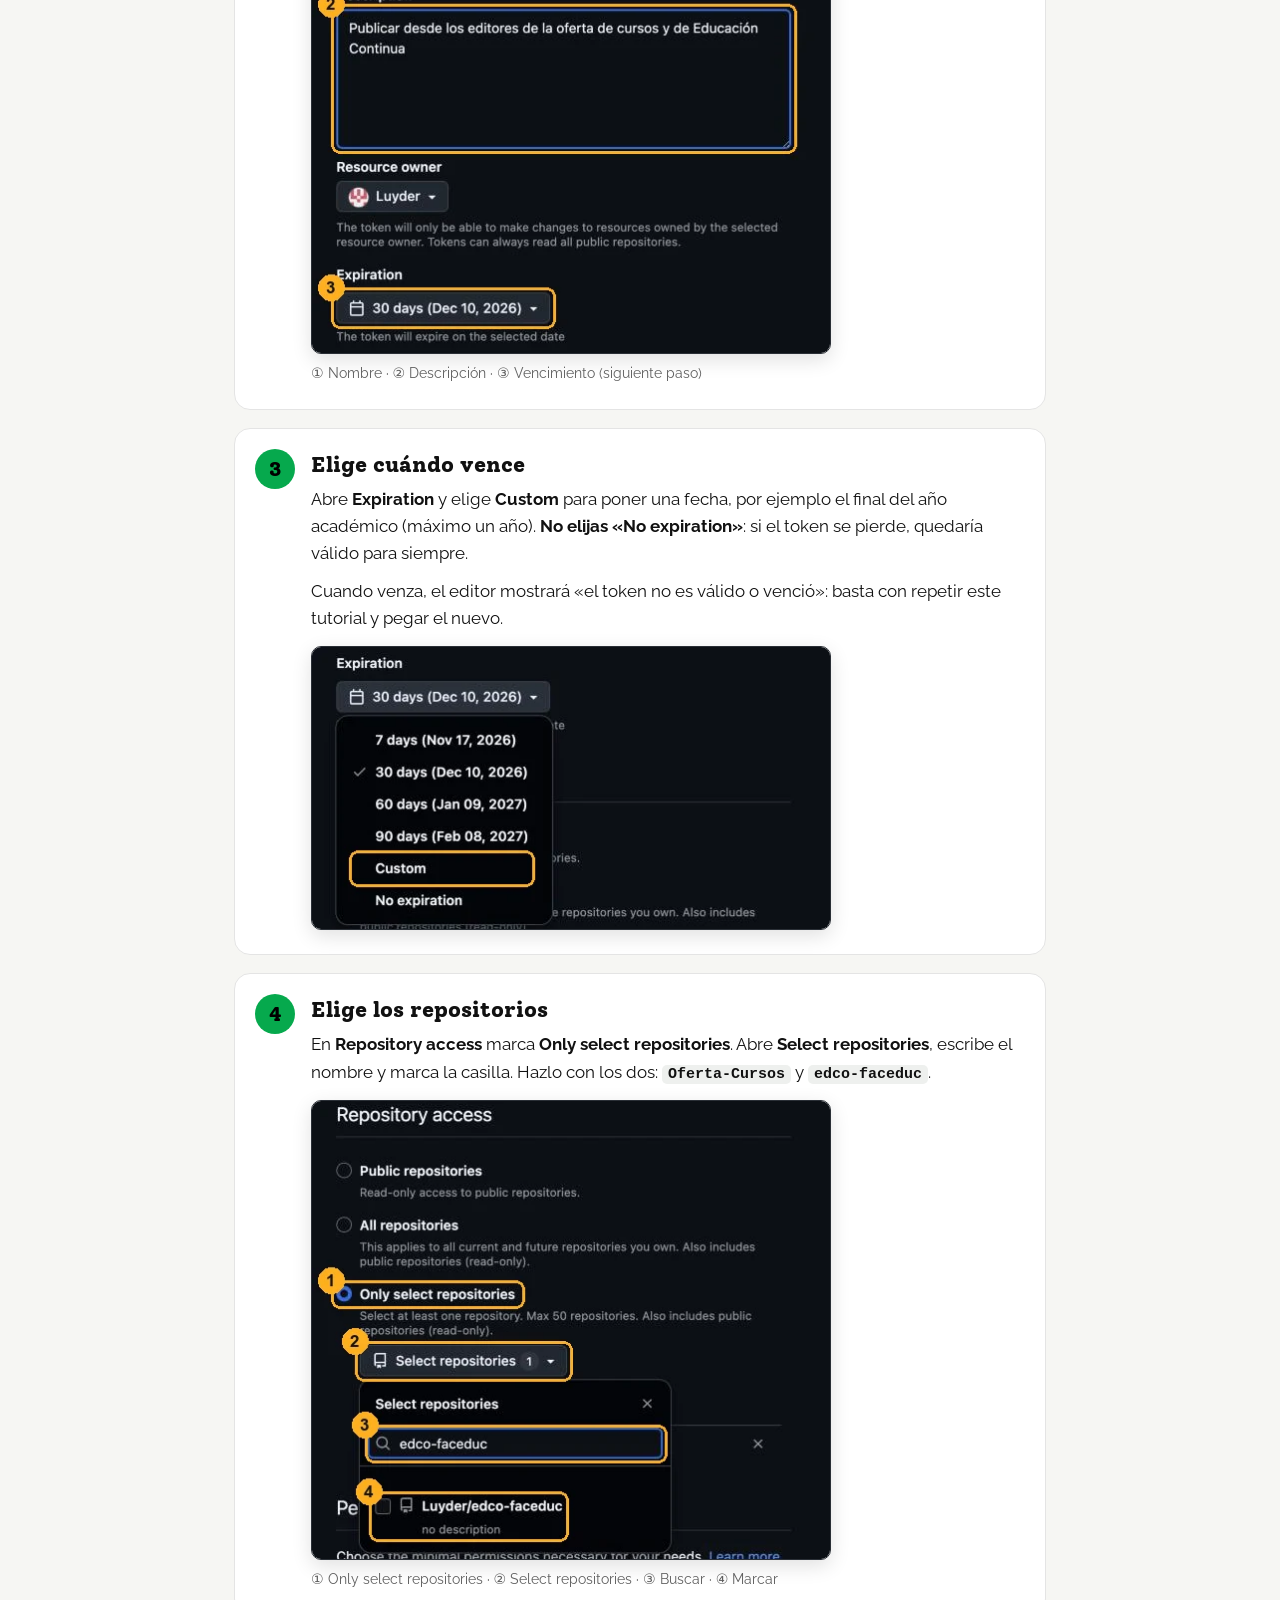
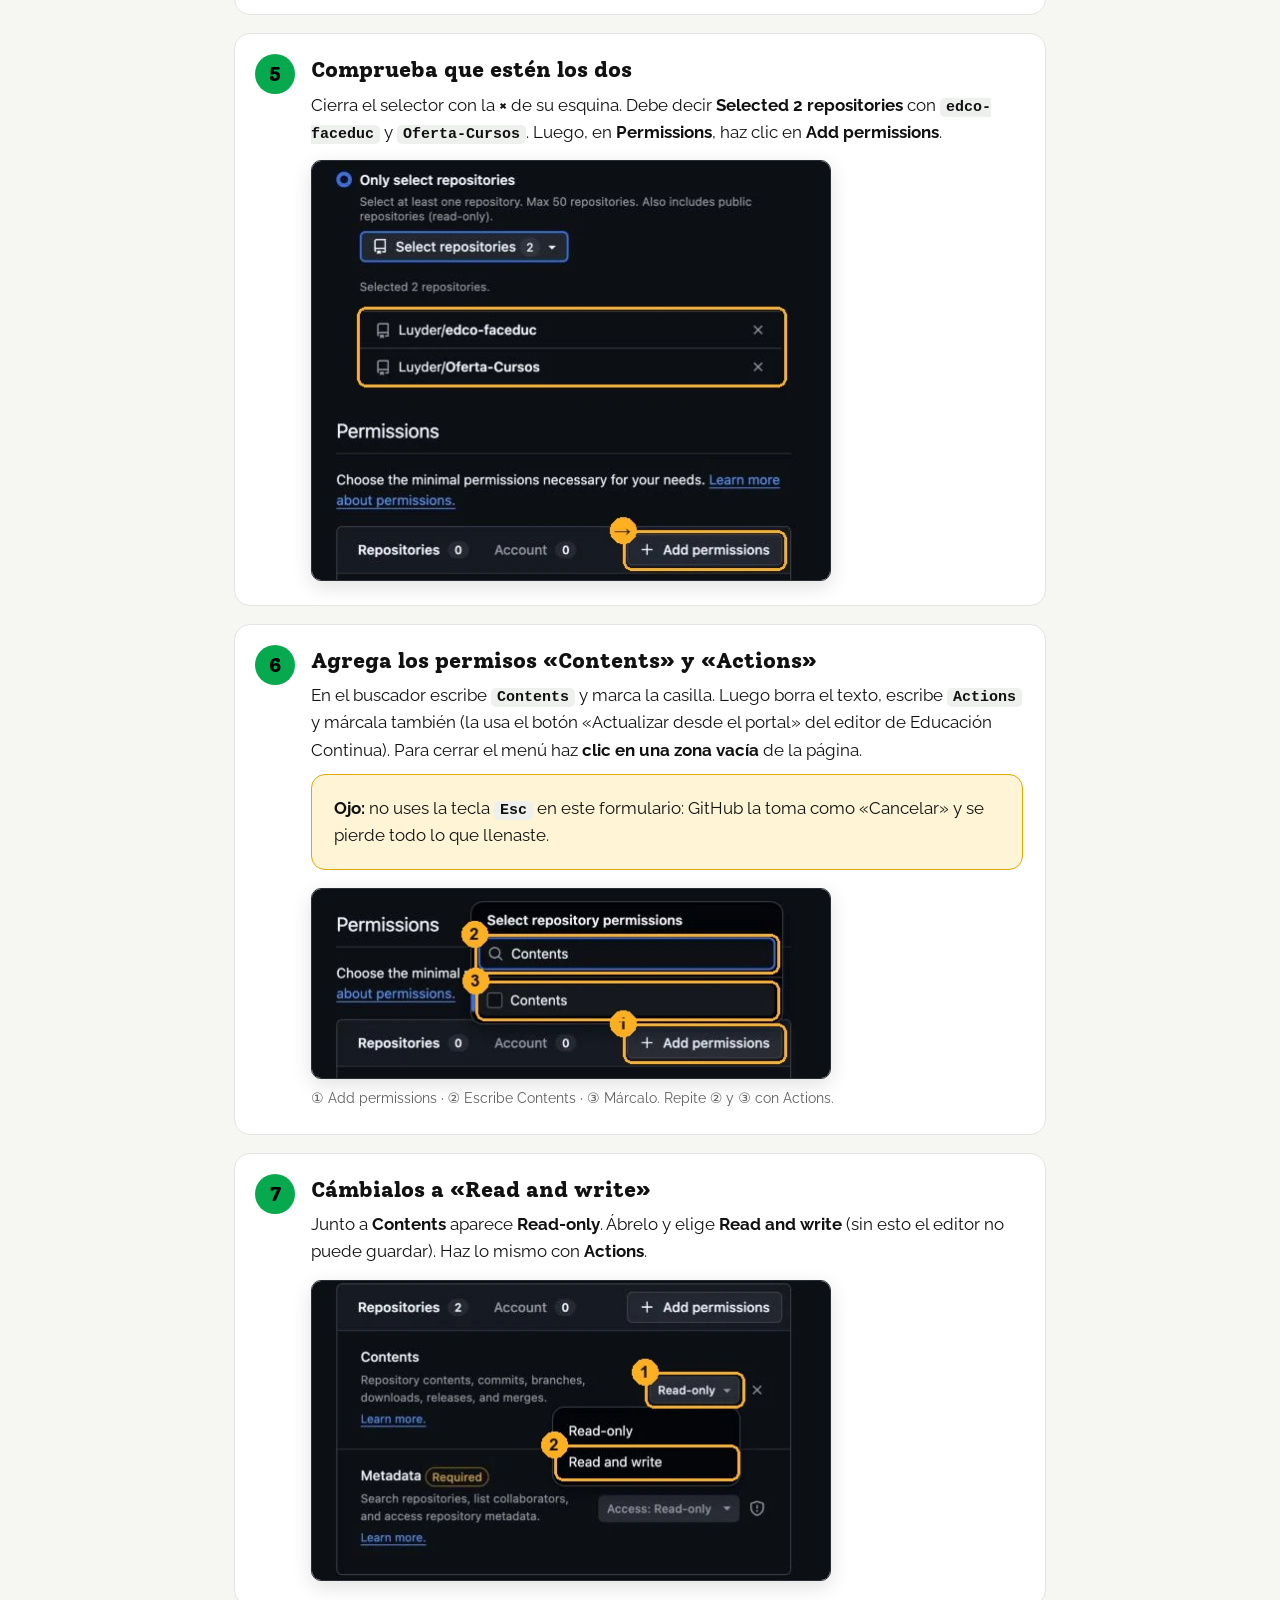
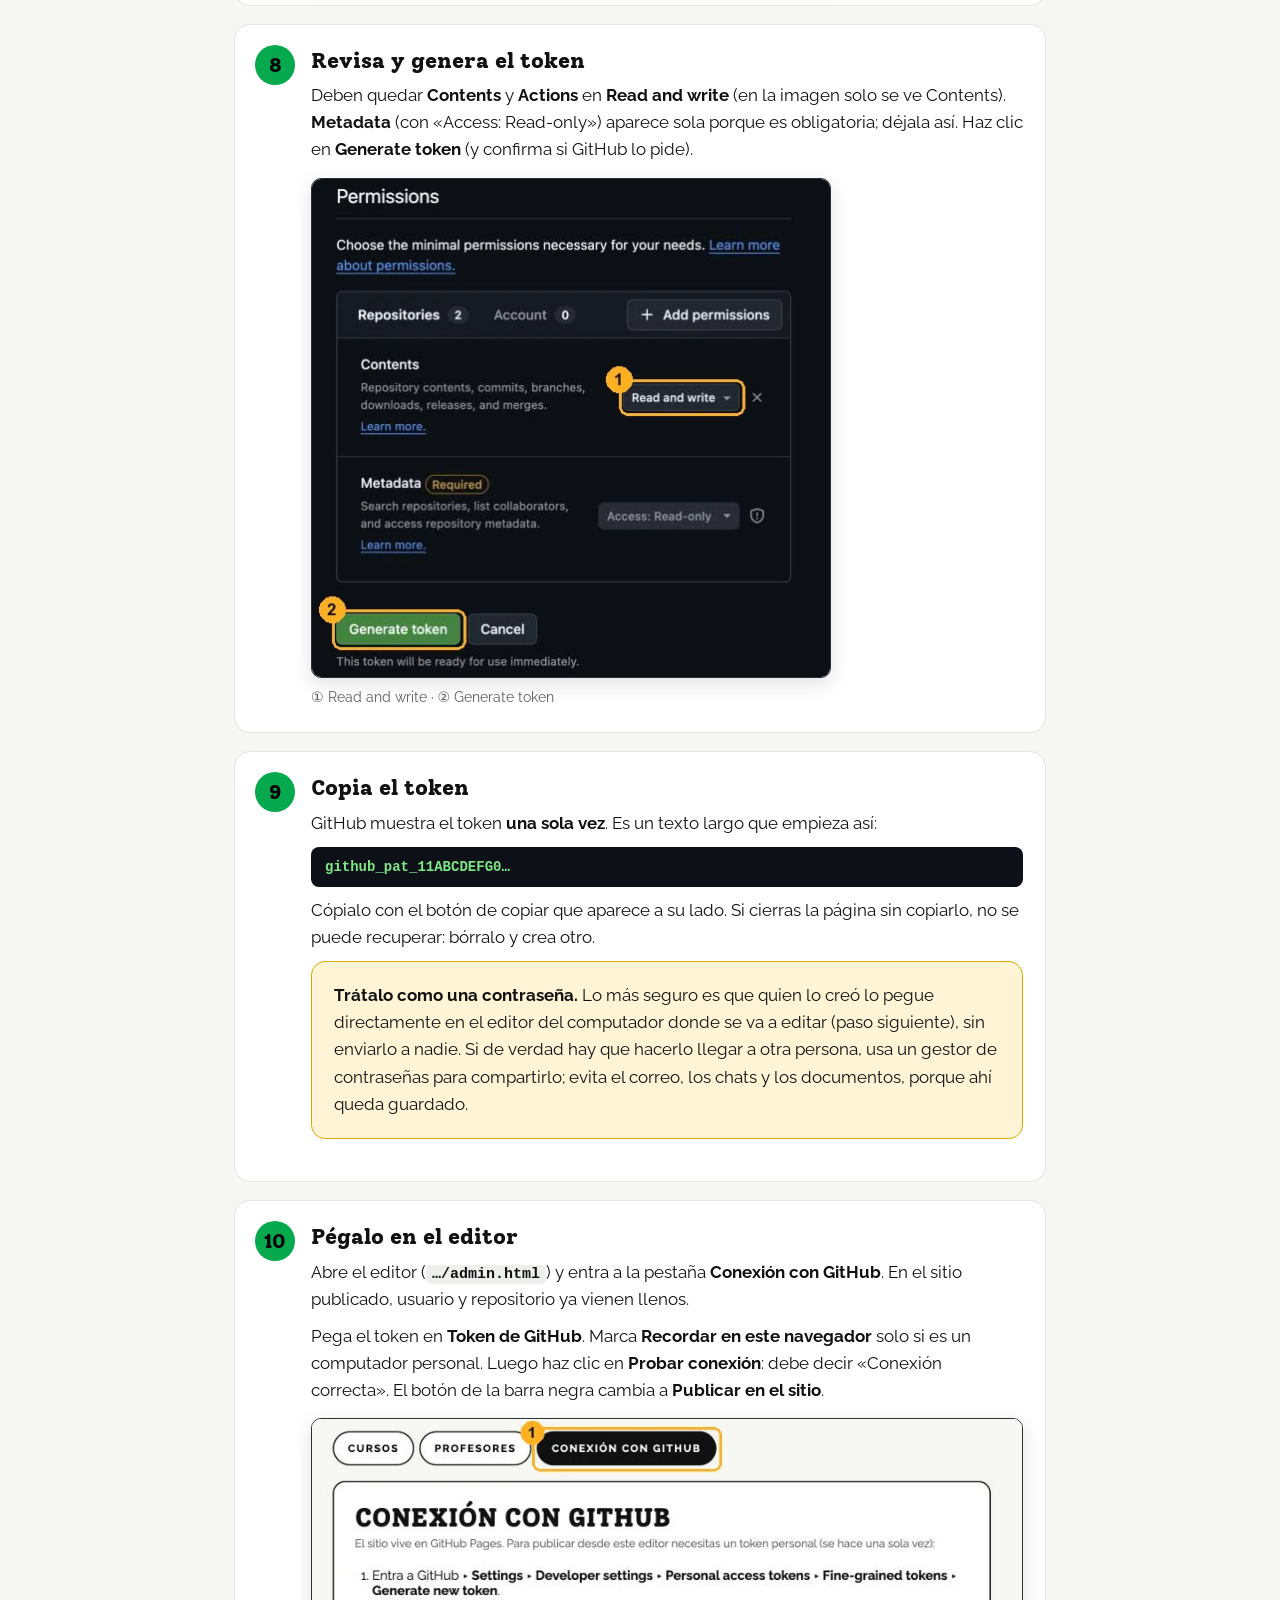
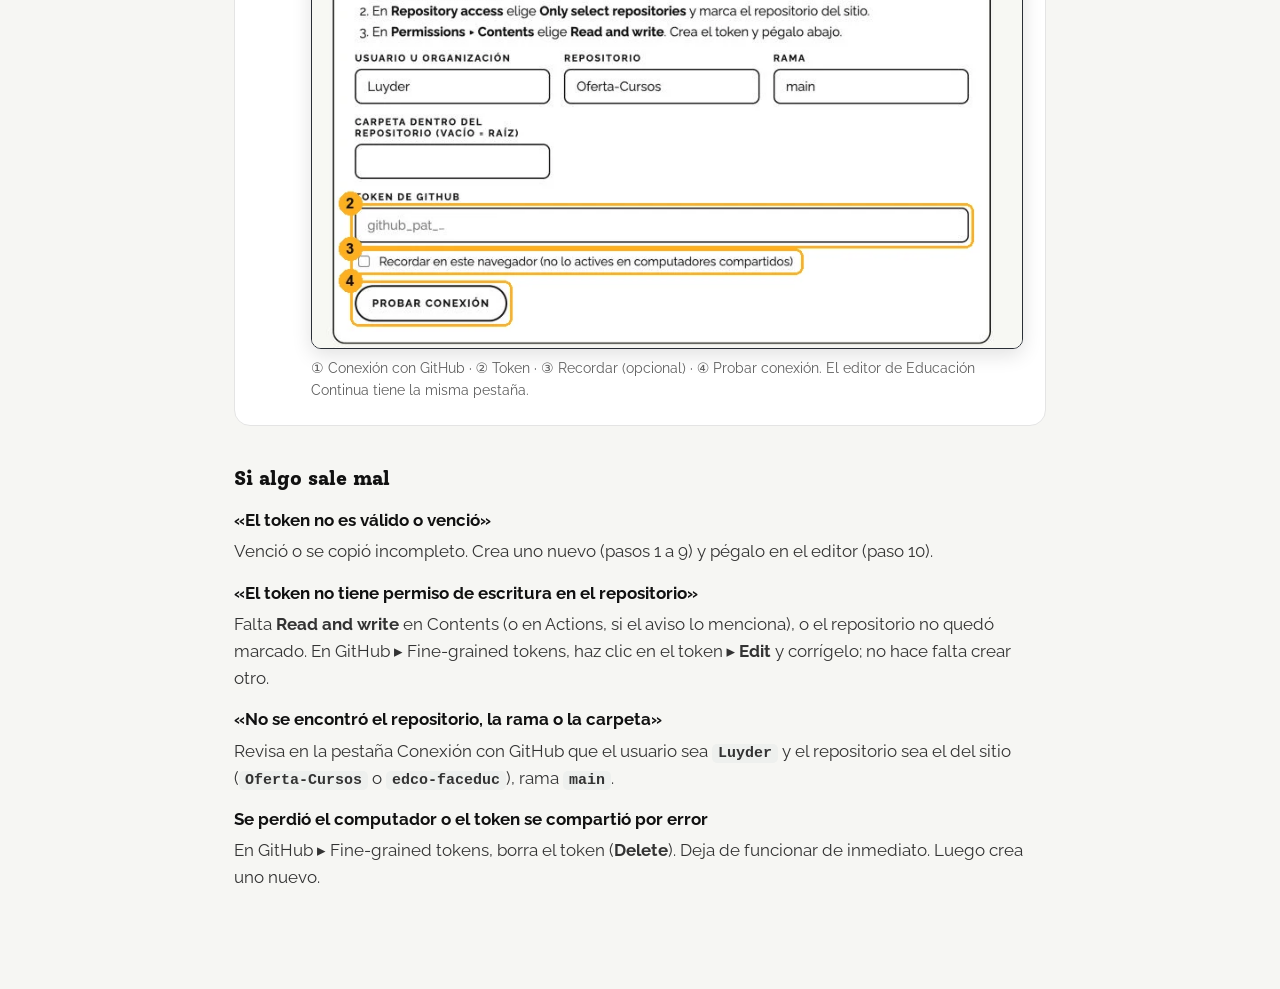
<file: tutorial-token.html>
<!doctype html>
<html lang="es">
<head>
<meta charset="utf-8">
<meta name="viewport" content="width=device-width, initial-scale=1">
<meta name="robots" content="noindex, nofollow">
<title>Cómo crear el token de GitHub · Editores FacEduc</title>
<link rel="preconnect" href="https://fonts.googleapis.com">
<link rel="preconnect" href="https://fonts.gstatic.com" crossorigin>
<link href="https://fonts.googleapis.com/css2?family=Raleway:wght@400;500;600;700;800&family=Solway:wght@500;700;800&display=swap" rel="stylesheet">
<style>
  :root { --tinta:#111; --papel:#fff; --verde:#06a94d; --suave:#e6f6ed; --gris:#5f5f5f; --linea:#e4e4e4; --fondo:#f6f6f3; --aviso:#fff4d6; --borde-aviso:#e0a800; }
  * { box-sizing:border-box; }
  body { margin:0; background:var(--fondo); color:var(--tinta); font:400 17px/1.6 'Raleway',system-ui,sans-serif; }
  header { background:var(--papel); border-bottom:1px solid var(--linea); }
  .cab { max-width:860px; margin:0 auto; padding:16px 24px; display:flex; align-items:center; gap:16px; }
  .cab a { margin-left:auto; font-weight:700; font-size:13px; letter-spacing:.12em; text-transform:uppercase; color:var(--tinta); }
  .marca { font:800 22px 'Solway',serif; }
  main { max-width:860px; margin:0 auto; padding:32px 24px 80px; }
  h1 { font:800 clamp(30px,5vw,44px)/1.1 'Solway',serif; margin:0 0 12px; }
  h2 { font:800 22px/1.25 'Solway',serif; margin:0 0 8px; }
  .intro { font-size:18px; color:#333; margin:0 0 24px; }
  .caja { background:var(--papel); border:1.5px solid var(--tinta); border-radius:14px; padding:20px 22px; margin:0 0 18px; }
  .caja.verde { background:var(--suave); border-color:var(--verde); }
  .caja.aviso { background:var(--aviso); border-color:var(--borde-aviso); }
  .caja p:first-child { margin-top:0; } .caja p:last-child, .caja ul:last-child { margin-bottom:0; }
  .datos { display:grid; grid-template-columns:repeat(auto-fit,minmax(200px,1fr)); gap:10px 20px; margin:0; }
  .datos div { font-size:15px; } .datos b { display:block; font-size:12px; letter-spacing:.12em; text-transform:uppercase; color:var(--gris); }
  ol.pasos { list-style:none; counter-reset:paso; padding:0; margin:28px 0 0; }
  ol.pasos > li { counter-increment:paso; background:var(--papel); border:1.5px solid var(--linea); border-radius:16px; padding:22px 22px 24px 76px; margin:0 0 18px; position:relative; }
  ol.pasos > li::before { content:counter(paso); position:absolute; left:20px; top:20px; width:40px; height:40px; border-radius:50%; background:var(--verde); color:#000; font:800 20px/40px 'Solway',serif; text-align:center; }
  ol.pasos p { margin:0 0 10px; }
  figure { margin:14px 0 0; }
  figure img { display:block; max-width:100%; height:auto; border-radius:10px; border:1px solid #2a2f36; box-shadow:0 6px 20px rgba(0,0,0,.12); }
  figcaption { font-size:14px; color:var(--gris); margin-top:8px; }
  code, .tecla { font:600 15px ui-monospace,Menlo,monospace; background:#eef0ee; padding:1px 6px; border-radius:5px; }
  .boton { display:inline-block; margin-top:6px; padding:11px 18px; border-radius:9999px; background:var(--tinta); color:#fff; font-weight:700; font-size:14px; letter-spacing:.06em; text-decoration:none; }
  .boton:hover { background:var(--verde); color:#000; }
  .token-ej { font:600 14px ui-monospace,Menlo,monospace; background:#0d1117; color:#7ee787; padding:12px 14px; border-radius:8px; overflow-x:auto; white-space:nowrap; }
  h3 { font:800 20px 'Solway',serif; margin:40px 0 12px; }
  dl.problemas dt { font-weight:700; margin-top:14px; } dl.problemas dd { margin:4px 0 0; color:#333; }
  a { color:var(--verde); }
  @media (max-width:600px) { ol.pasos > li { padding:70px 16px 18px; } ol.pasos > li::before { top:16px; left:16px; } }
</style>
</head>
<body>
<header><div class="cab"><span class="marca">Editores FacEduc</span><a href="admin.html">← Volver al editor</a></div></header>
<main>
  <h1>Cómo crear el token de GitHub</h1>
  <p class="intro">El token es una llave que le permite al editor guardar los cambios en el sitio. Se crea una sola vez (y se renueva cuando vence). Toma unos 3 minutos.</p>

  <div class="caja verde">
    <div class="datos">
      <div><b>Quién hace qué</b>La cuenta de GitHub <strong>Luyder</strong> (dueña de los sitios) crea el token; luego se pega en el editor del computador donde se vaya a editar</div>
      <div><b>Sirve para</b>Los dos editores: oferta de cursos y Educación Continua</div>
      <div><b>Qué permite</b>Solo cambiar archivos de esos dos repositorios y ejecutar su actualización automática</div>
    </div>
  </div>

  <div class="caja">
    <p>Entra a <a href="https://github.com/login" target="_blank" rel="noopener">github.com</a> con la cuenta <strong>Luyder</strong> y sigue los pasos. Si ya iniciaste sesión, puedes ir directo al formulario:</p>
    <a class="boton" href="https://github.com/settings/personal-access-tokens/new" target="_blank" rel="noopener">Abrir el formulario de token nuevo ↗</a>
  </div>

  <ol class="pasos">
    <li>
      <h2>Abre la página de tokens</h2>
      <p>En GitHub: foto de perfil ▸ <strong>Settings</strong> ▸ <strong>Developer settings</strong> (al final del menú izquierdo) ▸ <strong>Personal access tokens</strong> ▸ <strong>Fine-grained tokens</strong>. Luego haz clic en <strong>Generate new token</strong>.</p>
      <figure><img src="tutorial/paso-1.webp" alt="Página Fine-grained tokens con el botón Generate new token" width="800" height="440" loading="lazy"><figcaption>① Fine-grained tokens · ② Generate new token</figcaption></figure>
    </li>
    <li>
      <h2>Ponle nombre y descripción</h2>
      <p>En <strong>Token name</strong> escribe <code>Editores FacEduc</code>. La descripción es opcional. En <strong>Resource owner</strong> debe aparecer <strong>Luyder</strong> (viene así por defecto).</p>
      <figure><img src="tutorial/paso-2.webp" alt="Campos Token name, Description y Expiration" width="520" height="610" loading="lazy"><figcaption>① Nombre · ② Descripción · ③ Vencimiento (siguiente paso)</figcaption></figure>
    </li>
    <li>
      <h2>Elige cuándo vence</h2>
      <p>Abre <strong>Expiration</strong> y elige <strong>Custom</strong> para poner una fecha, por ejemplo el final del año académico (máximo un año). <strong>No elijas «No expiration»</strong>: si el token se pierde, quedaría válido para siempre.</p>
      <p>Cuando venza, el editor mostrará «el token no es válido o venció»: basta con repetir este tutorial y pegar el nuevo.</p>
      <figure><img src="tutorial/paso-3.webp" alt="Menú de vencimiento con la opción Custom resaltada" width="520" height="283" loading="lazy"></figure>
    </li>
    <li>
      <h2>Elige los repositorios</h2>
      <p>En <strong>Repository access</strong> marca <strong>Only select repositories</strong>. Abre <strong>Select repositories</strong>, escribe el nombre y marca la casilla. Hazlo con los dos: <code>Oferta-Cursos</code> y <code>edco-faceduc</code>.</p>
      <figure><img src="tutorial/paso-4.webp" alt="Selector de repositorios con la búsqueda edco-faceduc" width="520" height="460" loading="lazy"><figcaption>① Only select repositories · ② Select repositories · ③ Buscar · ④ Marcar</figcaption></figure>
    </li>
    <li>
      <h2>Comprueba que estén los dos</h2>
      <p>Cierra el selector con la <strong>×</strong> de su esquina. Debe decir <strong>Selected 2 repositories</strong> con <code>edco-faceduc</code> y <code>Oferta-Cursos</code>. Luego, en <strong>Permissions</strong>, haz clic en <strong>Add permissions</strong>.</p>
      <figure><img src="tutorial/paso-5.webp" alt="Los dos repositorios seleccionados y el botón Add permissions" width="520" height="420" loading="lazy"></figure>
    </li>
    <li>
      <h2>Agrega los permisos «Contents» y «Actions»</h2>
      <p>En el buscador escribe <code>Contents</code> y marca la casilla. Luego borra el texto, escribe <code>Actions</code> y márcala también (la usa el botón «Actualizar desde el portal» del editor de Educación Continua). Para cerrar el menú haz <strong>clic en una zona vacía</strong> de la página.</p>
      <div class="caja aviso"><p><strong>Ojo:</strong> no uses la tecla <span class="tecla">Esc</span> en este formulario: GitHub la toma como «Cancelar» y se pierde todo lo que llenaste.</p></div>
      <figure><img src="tutorial/paso-6.webp" alt="Buscador de permisos con Contents" width="520" height="190" loading="lazy"><figcaption>① Add permissions · ② Escribe Contents · ③ Márcalo. Repite ② y ③ con Actions.</figcaption></figure>
    </li>
    <li>
      <h2>Cámbialos a «Read and write»</h2>
      <p>Junto a <strong>Contents</strong> aparece <strong>Read-only</strong>. Ábrelo y elige <strong>Read and write</strong> (sin esto el editor no puede guardar). Haz lo mismo con <strong>Actions</strong>.</p>
      <figure><img src="tutorial/paso-7.webp" alt="Menú de acceso de Contents con Read and write" width="520" height="300" loading="lazy"></figure>
    </li>
    <li>
      <h2>Revisa y genera el token</h2>
      <p>Deben quedar <strong>Contents</strong> y <strong>Actions</strong> en <strong>Read and write</strong> (en la imagen solo se ve Contents). <strong>Metadata</strong> (con «Access: Read-only») aparece sola porque es obligatoria; déjala así. Haz clic en <strong>Generate token</strong> (y confirma si GitHub lo pide).</p>
      <figure><img src="tutorial/paso-8.webp" alt="Permisos finales y botón Generate token" width="520" height="500" loading="lazy"><figcaption>① Read and write · ② Generate token</figcaption></figure>
    </li>
    <li>
      <h2>Copia el token</h2>
      <p>GitHub muestra el token <strong>una sola vez</strong>. Es un texto largo que empieza así:</p>
      <p class="token-ej">github_pat_11ABCDEFG0…</p>
      <p>Cópialo con el botón de copiar que aparece a su lado. Si cierras la página sin copiarlo, no se puede recuperar: bórralo y crea otro.</p>
      <div class="caja aviso"><p><strong>Trátalo como una contraseña.</strong> Lo más seguro es que quien lo creó lo pegue directamente en el editor del computador donde se va a editar (paso siguiente), sin enviarlo a nadie. Si de verdad hay que hacerlo llegar a otra persona, usa un gestor de contraseñas para compartirlo; evita el correo, los chats y los documentos, porque ahí queda guardado.</p></div>
    </li>
    <li>
      <h2>Pégalo en el editor</h2>
      <p>Abre el editor (<code>…/admin.html</code>) y entra a la pestaña <strong>Conexión con GitHub</strong>. En el sitio publicado, usuario y repositorio ya vienen llenos.</p>
      <p>Pega el token en <strong>Token de GitHub</strong>. Marca <strong>Recordar en este navegador</strong> solo si es un computador personal. Luego haz clic en <strong>Probar conexión</strong>: debe decir «Conexión correcta». El botón de la barra negra cambia a <strong>Publicar en el sitio</strong>.</p>
      <figure><img src="tutorial/paso-9.webp" alt="Pestaña Conexión con GitHub del editor" width="800" height="595" loading="lazy"><figcaption>① Conexión con GitHub · ② Token · ③ Recordar (opcional) · ④ Probar conexión. El editor de Educación Continua tiene la misma pestaña.</figcaption></figure>
    </li>
  </ol>

  <h3>Si algo sale mal</h3>
  <dl class="problemas">
    <dt>«El token no es válido o venció»</dt>
    <dd>Venció o se copió incompleto. Crea uno nuevo (pasos 1 a 9) y pégalo en el editor (paso 10).</dd>
    <dt>«El token no tiene permiso de escritura en el repositorio»</dt>
    <dd>Falta <strong>Read and write</strong> en Contents (o en Actions, si el aviso lo menciona), o el repositorio no quedó marcado. En GitHub ▸ Fine-grained tokens, haz clic en el token ▸ <strong>Edit</strong> y corrígelo; no hace falta crear otro.</dd>
    <dt>«No se encontró el repositorio, la rama o la carpeta»</dt>
    <dd>Revisa en la pestaña Conexión con GitHub que el usuario sea <code>Luyder</code> y el repositorio sea el del sitio (<code>Oferta-Cursos</code> o <code>edco-faceduc</code>), rama <code>main</code>.</dd>
    <dt>Se perdió el computador o el token se compartió por error</dt>
    <dd>En GitHub ▸ Fine-grained tokens, borra el token (<strong>Delete</strong>). Deja de funcionar de inmediato. Luego crea uno nuevo.</dd>
  </dl>
</main>
</body>
</html>
</file>
<file: estilos.css>
/* Educación Continua — Facultad de Educación, Uniandes
   Estética tomada del Canva «Portafolio EdContinua»: blanco y negro, verde,
   titulares condensados, rótulos monoespaciados, líneas topográficas y puntos. */

:root {
  --tinta: #111111;
  --papel: #ffffff;
  --verde: #5cbb6a;
  --verde-suave: #e8f5ea;
  --azul: #4f8ef7;
  --gris: #5f5f5f;
  --linea: #e4e4e4;
  --fondo-alt: #f6f6f3;
  --display: "Bebas Neue", "Oswald", Impact, sans-serif;
  --mono: "IBM Plex Mono", ui-monospace, Menlo, monospace;
  --sans: "IBM Plex Sans", system-ui, -apple-system, sans-serif;
  --ancho: 1200px;
}

* { box-sizing: border-box; }
html { scroll-behavior: smooth; scroll-padding-top: 84px; }
body {
  margin: 0;
  background: var(--papel);
  color: var(--tinta);
  font: 400 16px/1.6 var(--sans);
  -webkit-font-smoothing: antialiased;
}
img { max-width: 100%; display: block; }
a { color: inherit; }
button { font: inherit; color: inherit; }
.envoltura { max-width: var(--ancho); margin: 0 auto; padding: 0 24px; }
.sr { position: absolute; width: 1px; height: 1px; overflow: hidden; clip: rect(0 0 0 0); white-space: nowrap; }

/* Retícula de puntos (fondo) */
.puntos {
  background-image: radial-gradient(circle, #c9c9c9 1.1px, transparent 1.3px);
  background-size: 18px 18px;
}

/* ---------- Encabezado ---------- */
.encabezado {
  position: sticky; top: 0; z-index: 20;
  background: rgba(255, 255, 255, .94);
  backdrop-filter: blur(8px);
  border-bottom: 1px solid var(--linea);
}
.encabezado .envoltura { display: flex; align-items: center; gap: 24px; height: 72px; }
.encabezado .logo { text-decoration: none; }
.nav { margin-left: auto; display: flex; gap: 6px; align-items: center; }
.nav a {
  font: 500 12px/1 var(--mono); letter-spacing: .18em; text-transform: uppercase;
  text-decoration: none; padding: 10px 12px; border: 1.5px solid transparent;
}
.nav a:hover { border-color: var(--tinta); }
.nav a.cta { background: var(--tinta); color: var(--papel); }
.nav a.cta:hover { background: var(--verde); border-color: var(--verde); color: var(--tinta); }
.menu-btn { display: none; margin-left: auto; background: none; border: 1.5px solid var(--tinta); padding: 8px 10px; font: 500 12px var(--mono); letter-spacing: .15em; cursor: pointer; }

/* ---------- Portada ---------- */
.portada { position: relative; overflow: hidden; border-bottom: 1px solid var(--linea); }
.portada .envoltura { display: grid; grid-template-columns: 1.1fr .9fr; gap: 40px; align-items: center; min-height: 580px; padding-top: 56px; padding-bottom: 56px; position: relative; z-index: 1; }
.portada .puntos { position: absolute; top: 0; right: 0; width: 46%; height: 70%; opacity: .7; }
.flecha { width: 200px; height: 48px; margin-bottom: 18px; }
.portada h1 {
  font: 400 clamp(64px, 9vw, 128px)/.86 var(--display);
  margin: 0; letter-spacing: .005em;
}
.portada .facultad {
  font: 500 clamp(14px, 1.6vw, 19px)/1.2 var(--mono); letter-spacing: .38em; text-transform: uppercase;
  margin: 14px 0 0;
}
.portada .lema {
  font: 400 clamp(17px, 1.6vw, 20px)/1.55 var(--mono);
  max-width: 34ch; margin: 34px 0 0; padding: 18px 22px; border: 2px solid var(--verde); background: var(--papel);
}
.acciones { display: flex; flex-wrap: wrap; gap: 12px; margin-top: 30px; }
.boton {
  display: inline-flex; align-items: center; gap: 10px;
  font: 600 13px/1 var(--mono); letter-spacing: .14em; text-transform: uppercase; text-decoration: none;
  padding: 15px 20px; border: 2px solid var(--tinta); background: var(--papel); cursor: pointer;
  transition: background .15s, color .15s, transform .15s;
}
.boton:hover { transform: translateY(-1px); }
.boton.negro { background: var(--tinta); color: var(--papel); }
.boton.negro:hover { background: var(--verde); border-color: var(--verde); color: var(--tinta); }
.boton.verde { background: var(--verde); border-color: var(--verde); }
.boton svg { width: 18px; height: 18px; flex: none; }
.arte { position: relative; aspect-ratio: 1 / 1; max-width: 520px; justify-self: end; width: 100%; }
.arte svg { position: absolute; inset: 0; width: 100%; height: 100%; }

.cifras { display: flex; gap: 0; margin-top: 44px; border-top: 1.5px solid var(--tinta); max-width: 560px; }
.cifras div { flex: 1; padding: 14px 16px 0 0; }
.cifras strong { display: block; font: 400 46px/1 var(--display); }
.cifras span { font: 500 11px/1.3 var(--mono); letter-spacing: .14em; text-transform: uppercase; color: var(--gris); }

/* Banda negra tipo Canva */
.banda {
  display: inline-block; background: var(--tinta); color: var(--papel);
  font: italic 400 clamp(15px, 1.8vw, 20px)/1 var(--mono); letter-spacing: .14em; text-transform: uppercase;
  padding: 14px 20px;
}
.banda b { font-style: normal; font-weight: 700; }

/* ---------- Secciones ---------- */
.seccion { padding: 96px 0; position: relative; }
.seccion.alt { background: var(--fondo-alt); }
.titulo-seccion { display: flex; align-items: flex-end; justify-content: space-between; gap: 24px; flex-wrap: wrap; margin-bottom: 36px; }
.titulo-seccion h2 { font: 400 clamp(52px, 7vw, 92px)/.9 var(--display); margin: 0; }
.titulo-seccion p.desc { max-width: 46ch; margin: 0; font: 400 15px/1.6 var(--mono); }

/* Filtros */
.filtros { display: grid; gap: 14px; margin-bottom: 30px; }
.chips { display: flex; flex-wrap: wrap; gap: 8px; }
.chip {
  font: 500 12px/1 var(--mono); letter-spacing: .08em; text-transform: uppercase;
  padding: 10px 14px; border: 1.5px solid var(--tinta); background: var(--papel); cursor: pointer;
}
.chip[aria-pressed="true"] { background: var(--tinta); color: var(--papel); }
.chip:hover:not([aria-pressed="true"]) { background: var(--verde-suave); }
.fila-filtros { display: flex; flex-wrap: wrap; gap: 10px; align-items: center; }
.campo {
  font: 400 14px var(--mono); padding: 11px 14px; border: 1.5px solid var(--tinta); background: var(--papel); border-radius: 0;
}
.campo:focus { outline: 2px solid var(--verde); outline-offset: 1px; }
input.campo { flex: 1 1 260px; min-width: 0; }
.conteo { font: 500 12px var(--mono); letter-spacing: .1em; color: var(--gris); text-transform: uppercase; margin-left: auto; }

/* Tarjetas de curso */
.rejilla { display: grid; grid-template-columns: repeat(3, 1fr); gap: 26px; }
.tarjeta {
  display: flex; flex-direction: column; text-align: left; padding: 0; cursor: pointer;
  background: var(--papel); border: 2px solid var(--tinta); position: relative;
  transition: transform .18s, box-shadow .18s;
}
.tarjeta:hover, .tarjeta:focus-visible { transform: translate(-4px, -4px); box-shadow: 8px 8px 0 var(--verde); outline: none; }
.tarjeta .cabeza { background: var(--tinta); color: var(--papel); padding: 18px 18px 14px; min-height: 132px; display: flex; flex-direction: column; }
.tarjeta .tipo { font: 500 11px/1 var(--mono); letter-spacing: .2em; text-transform: uppercase; color: var(--verde); }
.tarjeta h3 { font: 600 15px/1.35 var(--mono); text-transform: uppercase; letter-spacing: .03em; margin: 10px 0 0; }
.tarjeta .meta { display: flex; justify-content: space-between; font: 600 11px/1 var(--mono); letter-spacing: .14em; text-transform: uppercase; border-bottom: 2px solid var(--tinta); }
.tarjeta .meta span { padding: 10px 14px; }
.tarjeta .meta span + span { border-left: 2px solid var(--tinta); }
.tarjeta .meta .mod { flex: 1; }
.tarjeta .dibujo { height: 150px; position: relative; overflow: hidden; }
.tarjeta .dibujo svg { width: 100%; height: 100%; display: block; }
.tarjeta .pie { display: flex; align-items: center; justify-content: space-between; gap: 10px; padding: 12px 14px; border-top: 2px solid var(--tinta); margin-top: auto; }
.estado { font: 600 11px/1 var(--mono); letter-spacing: .16em; text-transform: uppercase; padding: 7px 10px; background: var(--tinta); color: var(--papel); white-space: nowrap; display: inline-block; }
.estado.abierto { background: var(--verde); color: var(--tinta); }
.estado.desarrollo { background: var(--papel); color: var(--tinta); outline: 1.5px solid var(--tinta); outline-offset: -1.5px; }
.estado.finalizado { background: var(--linea); color: var(--gris); }
.area-eti { font: 400 11px/1.3 var(--mono); color: var(--gris); text-align: right; }
.vacio { grid-column: 1 / -1; font: 400 15px var(--mono); padding: 40px; border: 1.5px dashed var(--tinta); text-align: center; }

/* ---------- Corporativos ---------- */
.corp-intro { display: grid; grid-template-columns: 1fr 1fr; gap: 48px; align-items: start; }
.recuadro { border: 2px solid var(--verde); padding: 26px 28px; font: 400 clamp(17px, 1.7vw, 21px)/1.55 var(--mono); background: var(--papel); }
.pregunta { font: 600 17px/1.55 var(--mono); margin: 0 0 28px; }
.voz { position: relative; padding: 0 0 0 64px; margin: 0 0 26px; }
.voz::before { content: "\201C"; position: absolute; left: 0; top: -18px; font: 400 96px/1 Georgia, serif; }
.voz p { margin: 0 0 8px; }
.voz cite { font: 500 12px var(--mono); letter-spacing: .14em; text-transform: uppercase; font-style: normal; color: var(--gris); }

.casos { display: grid; gap: 30px; margin-top: 64px; }
.caso { display: grid; grid-template-columns: 330px 1fr; border: 2px solid var(--tinta); background: var(--papel); }
.caso .lado { background: var(--tinta); color: var(--papel); padding: 28px; position: relative; overflow: hidden; display: flex; flex-direction: column; }
.caso h3 { font: 400 40px/.95 var(--display); margin: 12px 0 18px; position: relative; }
.caso .cursos-dis { list-style: none; padding: 0; margin: 0 0 22px; position: relative; }
.caso .cursos-dis li { font: 500 13px/1.45 var(--mono); padding-left: 14px; border-left: 2px solid var(--verde); margin-bottom: 10px; }
.caso .lado a { font: 500 12px var(--mono); letter-spacing: .12em; text-transform: uppercase; color: var(--papel); margin-top: auto; position: relative; }
.caso .lado svg.topo { position: absolute; right: -60px; bottom: -60px; width: 240px; height: 240px; opacity: .35; }
.caso .cuerpo { padding: 28px 32px; display: grid; grid-template-columns: 1fr 1fr; gap: 28px; }
.caso h4 { font: 600 12px/1 var(--mono); letter-spacing: .22em; text-transform: uppercase; margin: 0 0 14px; }
.caso .retos, .caso .logros { list-style: none; margin: 0; padding: 0; font-size: 15px; }
.caso .retos li { margin-bottom: 8px; }
.caso .retos li::before { content: "_"; font-family: var(--mono); font-weight: 700; margin-right: 4px; color: var(--verde); }
.caso .logros { counter-reset: logro; }
.caso .logros li { counter-increment: logro; margin-bottom: 8px; }
.caso .logros li::before { content: counter(logro) "_"; font: 700 14px var(--mono); margin-right: 6px; }
.caso .cierre { grid-column: 1 / -1; margin: 0; padding-top: 20px; border-top: 1.5px dashed var(--tinta); font: 500 13px/1.6 var(--mono); text-transform: uppercase; letter-spacing: .04em; }

.cta-corp { margin-top: 56px; display: flex; flex-wrap: wrap; align-items: center; justify-content: space-between; gap: 22px; padding: 30px 32px; background: var(--verde); border: 2px solid var(--tinta); }
.cta-corp p { margin: 0; font: 400 clamp(28px, 3.4vw, 42px)/1 var(--display); max-width: 22ch; }

/* ---------- Profesores ---------- */
.profes { display: grid; grid-template-columns: repeat(4, 1fr); gap: 34px 26px; }
.profe { display: flex; flex-direction: column; justify-content: flex-start; text-align: left; background: none; border: 0; padding: 0; cursor: pointer; }
.profe .marco { position: relative; aspect-ratio: 1 / 1; margin: 0 10px 18px 0; }
.profe .marco::before { content: ""; position: absolute; inset: 10px -10px -10px 10px; background: var(--azul); transition: inset .18s; }
.profe:nth-child(3n+2) .marco::before { background: var(--verde); }
.profe:nth-child(3n) .marco::before { background: var(--tinta); }
.profe .marco .cara { position: absolute; inset: 0; background: var(--papel); border: 2px solid var(--tinta); overflow: hidden; display: grid; place-items: center; }
.profe .marco svg { position: absolute; inset: 0; width: 100%; height: 100%; }
.profe .iniciales { position: relative; font: 400 64px/1 var(--display); letter-spacing: .02em; background: var(--papel); padding: 6px 10px 0; }
.profe:hover .marco::before, .profe:focus-visible .marco::before { inset: 14px -14px -14px 14px; }
.profe:focus-visible { outline: none; }
.profe:focus-visible .cara { outline: 3px solid var(--verde); }
.nombre { font: 600 16px/1.3 var(--mono); margin: 0; word-break: break-word; }
.nombre i { font-weight: 400; }
.cargo { font: 500 11px/1.4 var(--mono); letter-spacing: .14em; text-transform: uppercase; color: var(--gris); margin: 6px 0 0; }
.profe .sus-cursos { font: 400 13px/1.45 var(--sans); margin: 8px 0 0; color: var(--tinta); }

/* ---------- Contacto / pie ---------- */
.contacto { background: var(--tinta); color: var(--papel); padding: 80px 0 40px; position: relative; overflow: hidden; }
.contacto .envoltura { position: relative; z-index: 1; }
.contacto h2 { font: 400 clamp(52px, 7vw, 92px)/.9 var(--display); margin: 0 0 18px; }
.contacto .rejilla-contacto { display: grid; grid-template-columns: 1.2fr 1fr; gap: 40px; align-items: end; }
.contacto p { font: 400 16px/1.6 var(--mono); max-width: 44ch; margin: 0; }
.contacto .boton { border-color: var(--papel); }
.contacto .boton.negro { background: var(--papel); color: var(--tinta); }
.contacto .boton.negro:hover { background: var(--verde); border-color: var(--verde); }
.contacto .boton.borde { background: transparent; color: var(--papel); }
.contacto .boton.borde:hover { background: var(--papel); color: var(--tinta); }
.contacto svg.topo { position: absolute; right: -120px; top: -80px; width: 560px; height: 560px; opacity: .22; }
.pie-legal { margin-top: 72px; padding-top: 22px; border-top: 1px solid #333; display: flex; flex-wrap: wrap; justify-content: space-between; gap: 18px; align-items: center; }
.pie-legal img { height: 34px; width: auto; filter: invert(1); }
.pie-legal small { font: 400 12px var(--mono); color: #aaa; }

/* ---------- Diálogos ---------- */
dialog {
  width: min(880px, calc(100% - 32px)); max-height: calc(100dvh - 48px);
  padding: 0; border: 2px solid var(--tinta); box-shadow: 12px 12px 0 var(--verde);
  background: var(--papel); color: var(--tinta);
}
dialog::backdrop { background: rgba(17, 17, 17, .55); backdrop-filter: blur(2px); }
.dlg-cab { background: var(--tinta); color: var(--papel); padding: 26px 64px 24px 30px; position: relative; }
.dlg-cab .tipo { font: 500 11px/1 var(--mono); letter-spacing: .22em; text-transform: uppercase; color: var(--verde); }
.dlg-cab h2 { font: 600 clamp(18px, 2.2vw, 24px)/1.3 var(--mono); text-transform: uppercase; margin: 10px 0 0; }
.cerrar {
  position: absolute; top: 16px; right: 16px; width: 40px; height: 40px; border: 1.5px solid var(--papel);
  background: transparent; color: var(--papel); cursor: pointer; font: 400 22px/1 var(--mono);
}
.cerrar:hover { background: var(--papel); color: var(--tinta); }
.dlg-cuerpo { padding: 26px 30px 30px; }
.ficha { display: grid; grid-template-columns: repeat(auto-fit, minmax(140px, 1fr)); border: 1.5px solid var(--tinta); margin-bottom: 24px; }
.ficha div { padding: 12px 14px; border-right: 1.5px solid var(--tinta); border-bottom: 1.5px solid var(--tinta); margin: 0 -1.5px -1.5px 0; }
.ficha .ancho { grid-column: span 2; }
.ficha dt { font: 500 10px/1 var(--mono); letter-spacing: .2em; text-transform: uppercase; color: var(--gris); margin-bottom: 6px; }
.ficha dd { margin: 0; font: 600 14px/1.35 var(--mono); }
.dlg-cuerpo .texto p { margin: 0 0 14px; }
.competencia { border-left: 4px solid var(--verde); background: var(--verde-suave); padding: 14px 18px; margin: 18px 0; font-size: 15px; }
.competencia b { font: 600 11px var(--mono); letter-spacing: .18em; text-transform: uppercase; display: block; margin-bottom: 4px; }
.aviso { font: 400 14px var(--mono); color: var(--gris); border: 1.5px dashed var(--gris); padding: 14px 16px; }
.bloque-dlg { margin-top: 22px; }
.bloque-dlg h3 { font: 600 11px/1 var(--mono); letter-spacing: .22em; text-transform: uppercase; margin: 0 0 12px; }
.lista-enlaces { display: flex; flex-wrap: wrap; gap: 8px; }
.enlace-chip { font: 500 13px/1.3 var(--mono); padding: 9px 12px; border: 1.5px solid var(--tinta); background: var(--papel); cursor: pointer; text-align: left; }
.enlace-chip:hover { background: var(--verde-suave); }
.dlg-acciones { display: flex; flex-wrap: wrap; gap: 10px; margin-top: 28px; padding-top: 22px; border-top: 1.5px solid var(--linea); }

/* ---------- Adaptación ---------- */
@media (max-width: 1020px) {
  .rejilla { grid-template-columns: repeat(2, 1fr); }
  .profes { grid-template-columns: repeat(3, 1fr); }
  .caso { grid-template-columns: 1fr; }
  .corp-intro { grid-template-columns: 1fr; gap: 32px; }
}
@media (max-width: 820px) {
  .menu-btn { display: block; }
  .nav { display: none; position: absolute; top: 72px; left: 0; right: 0; background: var(--papel); flex-direction: column; align-items: stretch; padding: 12px 16px 18px; border-bottom: 2px solid var(--tinta); }
  .nav.abierto { display: flex; }
  .nav a { padding: 14px 12px; border-color: var(--linea); }
  .portada .envoltura { grid-template-columns: 1fr; min-height: 0; padding-top: 40px; }
  .arte { position: absolute; right: -120px; top: 10px; width: 360px; opacity: .35; z-index: -1; }
  .caso .cuerpo { grid-template-columns: 1fr; }
  .contacto .rejilla-contacto { grid-template-columns: 1fr; }
  .seccion { padding: 72px 0; }
}
@media (max-width: 600px) {
  .envoltura { padding: 0 16px; }
  .rejilla { grid-template-columns: 1fr; }
  .profes { grid-template-columns: repeat(2, 1fr); gap: 28px 18px; }
  .profe .iniciales { font-size: 44px; }
  .nombre { font-size: 14px; }
  .cifras strong { font-size: 38px; }
  .encabezado .logo img { height: 30px; }
  .dlg-cab { padding: 22px 60px 20px 20px; }
  .dlg-cuerpo { padding: 20px; }
  .caso .lado, .caso .cuerpo { padding: 22px 20px; }
  .cta-corp { padding: 24px 20px; }
  .voz { padding-left: 48px; }
  .voz::before { font-size: 72px; }
}
@media (prefers-reduced-motion: reduce) {
  html { scroll-behavior: auto; }
  * { transition: none !important; }
}

#dlg-titulo:focus { outline: none; }

/* Fotos del Canva */
.tarjeta .dibujo { height: 180px; }
.tarjeta .dibujo img { width: 100%; height: 100%; object-fit: cover; transition: transform .4s; }
.tarjeta:hover .dibujo img { transform: scale(1.04); }
.profe .marco .cara img { width: 100%; height: 100%; object-fit: cover; object-position: center 25%; }
.dlg-foto { width: 100%; height: 240px; object-fit: cover; display: block; border-bottom: 2px solid var(--tinta); }
.dlg-profe::after { content: ""; display: block; clear: both; }
.dlg-retrato { float: left; width: 150px; height: 150px; object-fit: cover; object-position: center 25%; margin: 4px 22px 12px 0; border: 2px solid var(--tinta); box-shadow: 8px 8px 0 var(--azul); }
@media (max-width: 600px) { .dlg-foto { height: 170px; } .dlg-retrato { width: 104px; height: 104px; margin-right: 16px; } }

/* Logo oficial Uniandes · Educación Continua · Facultad de Educación */
.encabezado .sello { height: 40px; width: auto; }
.pie-legal img.sello { height: 44px; width: auto; filter: none; }
@media (max-width: 600px) { .encabezado .sello { height: 26px; } }

.arte svg, svg.topo { overflow: visible; }

/* Logos de empresas en los casos corporativos */
.logo-empresa { position: relative; display: flex; align-items: center; justify-content: center; background: var(--papel); height: 110px; padding: 16px 20px; margin-bottom: 22px; }
.logo-empresa img { max-height: 100%; max-width: 100%; width: auto; object-fit: contain; }

/* ---------- Noticias ---------- */
.noticias { display: grid; grid-template-columns: repeat(3, 1fr); gap: 26px; }
.noticia {
  display: flex; flex-direction: column; text-align: left; padding: 0; cursor: pointer;
  background: var(--papel); border: 2px solid var(--tinta);
  transition: transform .18s, box-shadow .18s;
}
.noticia:hover, .noticia:focus-visible { transform: translate(-4px, -4px); box-shadow: 8px 8px 0 var(--verde); outline: none; }
.noticia .n-foto { height: 190px; overflow: hidden; border-bottom: 2px solid var(--tinta); background: var(--papel); }
.noticia .n-foto img, .noticia .n-foto svg { width: 100%; height: 100%; object-fit: cover; display: block; transition: transform .4s; }
.noticia:hover .n-foto img { transform: scale(1.04); }
.noticia .n-texto { padding: 18px 20px 20px; display: flex; flex-direction: column; flex: 1; }
.n-meta { display: flex; flex-wrap: wrap; align-items: center; gap: 8px 12px; margin: 0 0 12px; font: 500 11px/1 var(--mono); letter-spacing: .16em; text-transform: uppercase; color: var(--gris); }
.n-cat { background: var(--tinta); color: var(--verde); padding: 6px 9px; }
.noticia h3 { font: 600 16px/1.35 var(--mono); text-transform: uppercase; letter-spacing: .02em; margin: 0; }
.n-resumen { margin: 12px 0 0; font-size: 15px; line-height: 1.55; display: -webkit-box; -webkit-line-clamp: 4; -webkit-box-orient: vertical; overflow: hidden; }
.n-leer { margin-top: auto; padding-top: 18px; display: inline-flex; align-items: center; gap: 8px; font: 600 12px/1 var(--mono); letter-spacing: .14em; text-transform: uppercase; }
.n-leer svg { width: 16px; height: 16px; transition: transform .18s; }
.noticia:hover .n-leer svg { transform: translateX(4px); }

/* La más reciente ocupa todo el ancho */
.noticia.destacada { grid-column: 1 / -1; display: grid; grid-template-columns: 1.15fr 1fr; }
.noticia.destacada .n-foto { height: auto; min-height: 320px; border-bottom: 0; border-right: 2px solid var(--tinta); }
.noticia.destacada .n-texto { padding: 32px 34px; justify-content: center; }
.noticia.destacada h3 { font: 400 clamp(34px, 3.6vw, 52px)/.95 var(--display); text-transform: none; letter-spacing: .005em; }
.noticia.destacada .n-resumen { font: 400 16px/1.6 var(--mono); -webkit-line-clamp: 6; }
.noticia.destacada .n-leer { margin-top: 0; padding-top: 24px; }

.mas-noticias { margin-top: 30px; text-align: center; }
.n-entradilla { font: 500 17px/1.6 var(--mono); margin: 0 0 20px; padding-left: 16px; border-left: 4px solid var(--verde); }
.dlg-foto-noticia { height: 320px; }

@media (max-width: 1020px) {
  .noticias { grid-template-columns: repeat(2, 1fr); }
}
@media (max-width: 820px) {
  .noticia.destacada { grid-template-columns: 1fr; }
  .noticia.destacada .n-foto { min-height: 0; height: 220px; border-right: 0; border-bottom: 2px solid var(--tinta); }
  .noticia.destacada .n-texto { padding: 22px 20px 24px; }
}
@media (max-width: 600px) {
  .noticias { grid-template-columns: 1fr; }
  .dlg-foto-noticia { height: 190px; }
}
@media (min-width: 601px) { .noticias.dos { grid-template-columns: repeat(2, 1fr); } }
</file>
<file: admin.css>
/* Editor de cursos — reutiliza los tokens de estilos.css */
[hidden] { display: none !important; }
body.admin { background: var(--fondo-alt); }
.ed-cab { display: flex; align-items: center; gap: 18px; padding: 14px 24px; background: var(--papel); border-bottom: 1px solid var(--linea); }
.ed-logo { height: 34px; width: auto; }
.ed-titulo { font: 400 28px/1 var(--display); padding-left: 18px; border-left: 1.5px solid var(--tinta); }
.ed-ver { margin-left: auto; font: 500 12px var(--mono); letter-spacing: .14em; text-transform: uppercase; }

.ed-barra { position: sticky; top: 0; z-index: 10; display: flex; flex-wrap: wrap; align-items: center; gap: 12px; padding: 12px 24px; background: var(--tinta); color: var(--papel); }
.ed-barra.sucio { background: #3a3a3a; }
.ed-estado { font: 600 12px var(--mono); letter-spacing: .14em; text-transform: uppercase; }
.ed-barra.sucio .ed-estado { color: var(--verde); }
.ed-modo { font: 400 13px var(--sans); color: #bbb; margin-right: auto; }
.ed-barra .boton { padding: 11px 16px; }
.ed-barra .boton.negro { background: var(--verde); border-color: var(--verde); color: var(--tinta); }
.ed-barra .boton:not(.negro) { background: transparent; color: var(--papel); border-color: #777; }
.ed-barra .boton:disabled { opacity: .45; cursor: not-allowed; transform: none; }

.ed-main { max-width: 1280px; margin: 0 auto; padding: 24px; }
.ed-tabs { display: flex; gap: 6px; margin-bottom: 18px; flex-wrap: wrap; }
.ed-tabs button { font: 500 12px var(--mono); letter-spacing: .14em; text-transform: uppercase; padding: 11px 16px; border: 1.5px solid var(--tinta); background: var(--papel); cursor: pointer; }
.ed-tabs button[aria-selected="true"] { background: var(--tinta); color: var(--papel); }

.ed-dos { display: grid; grid-template-columns: 340px 1fr; gap: 22px; align-items: start; }
.ed-lista { background: var(--papel); border: 1.5px solid var(--tinta); position: sticky; top: 70px; max-height: calc(100dvh - 90px); display: flex; flex-direction: column; }
.ed-lista-cab { display: grid; gap: 8px; padding: 12px; border-bottom: 1.5px solid var(--tinta); }
.ed-lista-cab .boton { justify-content: center; padding: 12px; }
.ed-lista ol { list-style: none; margin: 0; padding: 0; overflow-y: auto; }
.ed-lista li button { display: flex; gap: 10px; align-items: center; width: 100%; text-align: left; padding: 10px 12px; background: none; border: 0; border-bottom: 1px solid var(--linea); cursor: pointer; font: 400 13px/1.35 var(--sans); }
.ed-lista li button:hover { background: var(--verde-suave); }
.ed-lista li button[aria-current="true"] { background: var(--tinta); color: var(--papel); }
.ed-lista .mini { width: 42px; height: 42px; flex: none; object-fit: cover; background: var(--linea); }
.ed-lista .punto { width: 9px; height: 9px; flex: none; border-radius: 50%; background: var(--tinta); outline: 1.5px solid var(--papel); }
.ed-lista .punto.abierto { background: var(--verde); }
.ed-lista .punto.desarrollo { background: var(--papel); outline-color: var(--gris); }
.ed-lista .punto.finalizado { background: var(--linea); outline-color: var(--gris); }
.ed-lista small { display: block; color: var(--gris); font: 400 11px var(--mono); }
.ed-lista li button[aria-current="true"] small { color: #bbb; }

.ed-form { background: var(--papel); border: 1.5px solid var(--tinta); padding: 24px; min-height: 300px; }
.ed-form h2 { font: 400 36px/1 var(--display); margin: 0 0 6px; }
.ed-form .sub { font: 400 13px var(--mono); color: var(--gris); margin: 0 0 20px; }
.ed-acciones-item { display: flex; flex-wrap: wrap; gap: 8px; margin-bottom: 22px; padding-bottom: 18px; border-bottom: 1.5px solid var(--linea); }
.ed-acciones-item .boton { padding: 10px 14px; font-size: 11px; }
.ed-acciones-item .peligro { border-color: #b3261e; color: #b3261e; margin-left: auto; }
.ed-acciones-item .peligro:hover { background: #b3261e; color: #fff; }
.ed-rejilla { display: grid; grid-template-columns: repeat(auto-fit, minmax(190px, 1fr)); gap: 14px 16px; }
.ed-campo { display: grid; gap: 6px; }
.ed-campo.ancho { grid-column: 1 / -1; }
.ed-campo > span { font: 600 11px var(--mono); letter-spacing: .14em; text-transform: uppercase; }
.ed-campo small { font: 400 12px/1.4 var(--sans); color: var(--gris); }
.ed-campo .campo { width: 100%; font-family: var(--sans); font-size: 15px; }
.ed-campo textarea.campo { min-height: 160px; resize: vertical; line-height: 1.5; }
.ed-campo .campo.invalido { outline: 2px solid #b3261e; }
.ed-seccion { font: 600 12px var(--mono); letter-spacing: .2em; text-transform: uppercase; margin: 26px 0 12px; padding-top: 18px; border-top: 1.5px dashed var(--linea); }
.ed-checks { display: grid; grid-template-columns: repeat(auto-fill, minmax(220px, 1fr)); gap: 6px 14px; }
.ed-checks label { display: flex; gap: 8px; align-items: center; font-size: 14px; cursor: pointer; }
.ed-foto { display: flex; gap: 16px; align-items: center; flex-wrap: wrap; }
.ed-foto img { width: 220px; height: 140px; object-fit: cover; border: 1.5px solid var(--tinta); background: var(--linea); }
.ed-foto.cuadrada img { width: 140px; height: 140px; }
.ed-foto .vacia { display: grid; place-items: center; width: 220px; height: 140px; border: 1.5px dashed var(--gris); font: 400 12px var(--mono); color: var(--gris); }
.ed-foto.cuadrada .vacia { width: 140px; }
.ed-vacio { font: 400 15px var(--mono); color: var(--gris); text-align: center; padding: 60px 20px; }

.ed-gh { max-width: 760px; }
.ed-gh ol { padding-left: 20px; font-size: 15px; }
.ed-gh li { margin-bottom: 6px; }
.ed-check { display: flex; gap: 8px; align-items: center; font-size: 14px; margin-top: 12px; }

.ed-toast { position: fixed; left: 50%; bottom: 24px; transform: translateX(-50%); z-index: 30; max-width: min(640px, calc(100% - 32px)); padding: 14px 18px; background: var(--tinta); color: var(--papel); font: 500 14px/1.45 var(--sans); border-left: 6px solid var(--verde); box-shadow: 6px 6px 0 rgba(0,0,0,.2); }
.ed-toast.error { border-left-color: #e5534b; }

@media (max-width: 900px) {
  .ed-dos { grid-template-columns: 1fr; }
  .ed-lista { position: static; max-height: 320px; }
}
@media (max-width: 600px) {
  .ed-cab, .ed-barra, .ed-main { padding-left: 16px; padding-right: 16px; }
  .ed-titulo { font-size: 22px; }
  .ed-logo { height: 22px; }
  .ed-form { padding: 18px; }
}

/* Elementos ocultos */
.ed-lista li.oculto button { opacity: .5; }
.ed-lista li.oculto button[aria-current="true"] { opacity: .75; }
.ed-oculto { display: inline-block; background: var(--tinta); color: var(--papel); padding: 3px 8px; margin-right: 6px; font-weight: 600; }

/* Fecha de noticias: misma altura que los demás campos */
.ed-campo input[type="date"].campo { height: 48px; line-height: 1.2; }

/* Actualizar desde el portal */
.ed-barra #sincronizar { margin-left: 0; }
.ed-manual { align-items: flex-start; margin: -8px 0 20px; padding: 12px 14px; background: var(--fondo-alt); border: 1.5px dashed var(--linea); font-size: 13px; line-height: 1.45; }
.ed-manual input { margin-top: 3px; flex: none; }
.ed-informe { width: min(640px, calc(100% - 32px)); }
.ed-informe .dlg-cab h2 { margin: 0; }
.ed-informe h3 { font: 600 12px var(--mono); letter-spacing: .16em; text-transform: uppercase; margin: 20px 0 8px; }
.ed-informe ul { margin: 0; padding-left: 20px; font-size: 14px; }
.ed-informe li { margin-bottom: 4px; }
.ed-nota { font-size: 13px; color: var(--gris); margin: 4px 0 8px; }

/* Botón «Conectar con GitHub» (solo sin token) */
.ed-barra #conectar { background: var(--verde); border-color: var(--verde); color: var(--tinta); }
.ed-barra #guardar.secundario { background: transparent; color: var(--papel); border-color: #777; }
.ed-campo .campo.resaltar { outline: 3px solid var(--verde); outline-offset: 2px; }
</file>
